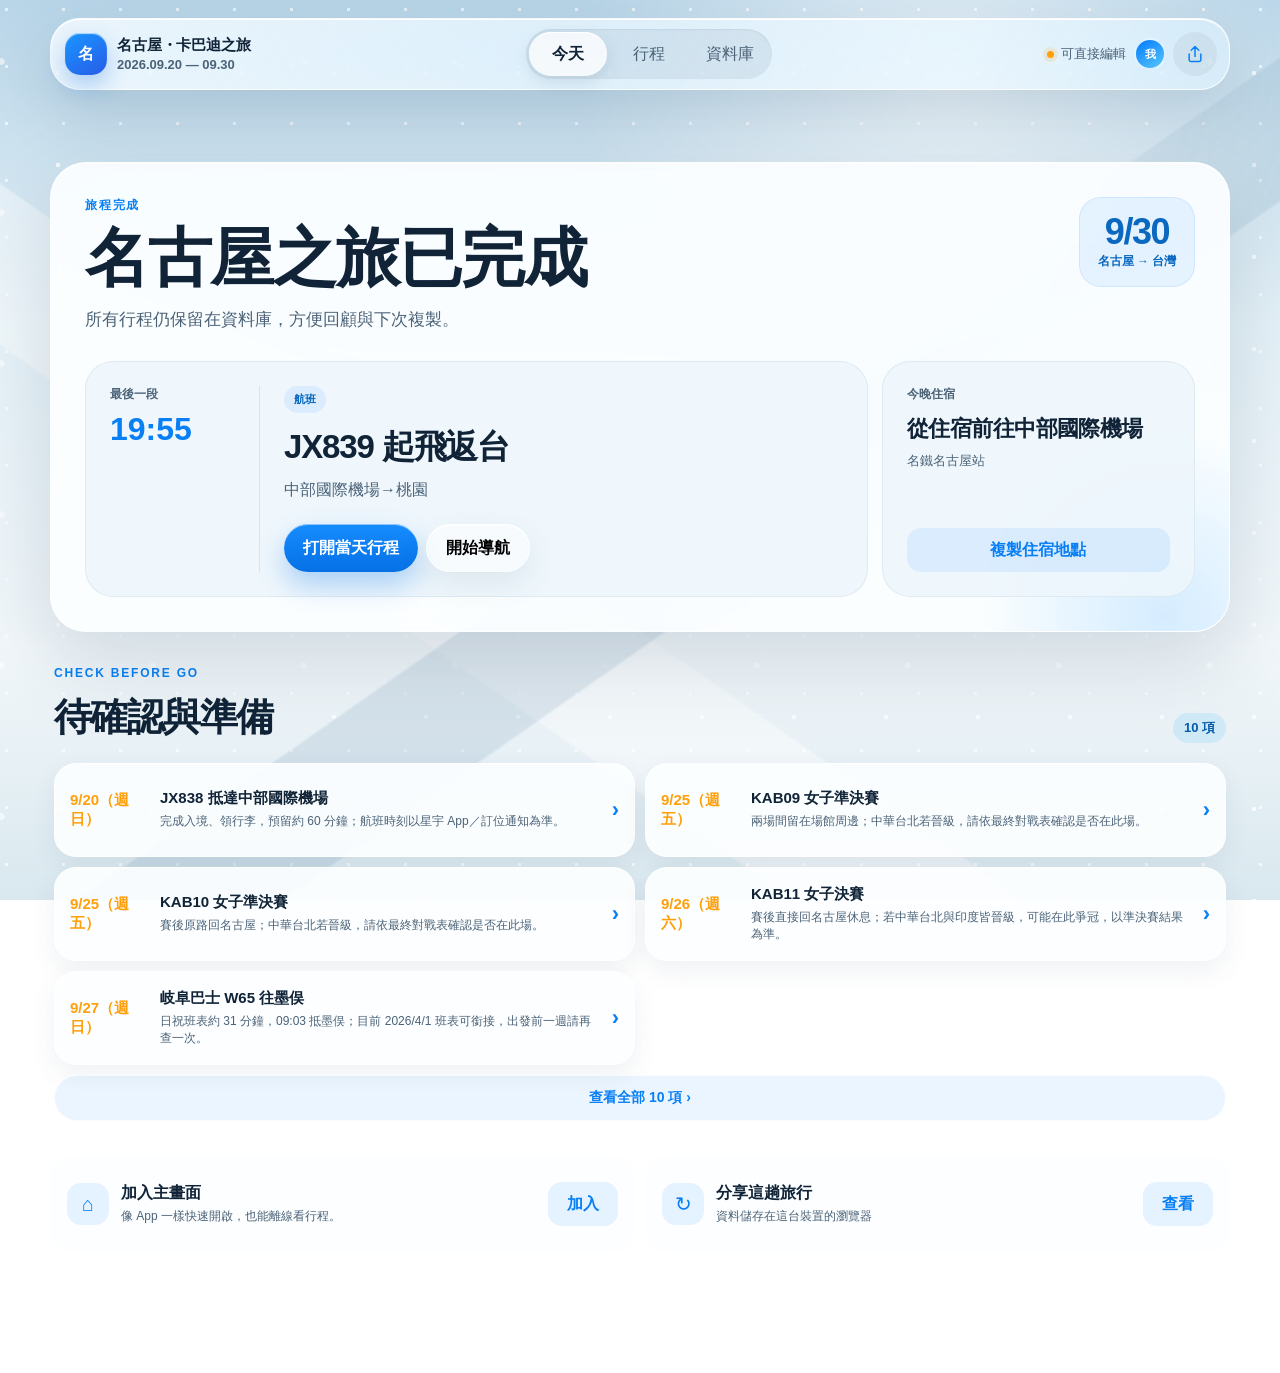
<file: nagoya-2026/index.html>
<!doctype html>
<html lang="zh-Hant">
<head>
  <meta charset="utf-8">
  <meta name="viewport" content="width=device-width,initial-scale=1,viewport-fit=cover">
  <meta name="theme-color" content="#f4f0fb" media="(prefers-color-scheme: light)">
  <meta name="theme-color" content="#07111d" media="(prefers-color-scheme: dark)">
  <meta name="apple-mobile-web-app-capable" content="yes">
  <meta name="apple-mobile-web-app-status-bar-style" content="default">
  <meta name="apple-mobile-web-app-title" content="名古屋卡巴迪">
  <meta name="mobile-web-app-capable" content="yes">
  <meta name="description" content="2026 名古屋亞運女子卡巴迪之旅：每日行程、比賽與旅遊資料庫">
  <meta property="og:type" content="website">
  <meta property="og:title" content="名古屋・卡巴迪之旅｜2026">
  <meta property="og:description" content="從名古屋看女子卡巴迪，順遊犬山、伊勢與岡崎的十一天旅行。">
  <meta property="og:image" content="https://k903034108.github.io/nagoya-2026/itinerary-2026-2027.png">
  <meta name="twitter:card" content="summary_large_image">
  <meta name="twitter:title" content="名古屋・卡巴迪之旅｜2026">
  <meta name="twitter:description" content="十一天名古屋卡巴迪行程與共同資料庫">
  <meta name="twitter:image" content="https://k903034108.github.io/nagoya-2026/itinerary-2026-2027.png">
  <title>名古屋・卡巴迪之旅 2026</title>
  <link rel="manifest" href="./manifest.webmanifest">
  <link rel="icon" type="image/png" sizes="192x192" href="./icons/icon-192.png">
  <link rel="apple-touch-icon" sizes="180x180" href="./icons/icon-180.png">
  <link rel="stylesheet" href="./styles.css">
  <link rel="stylesheet" href="./enhancements.css">
</head>
<body>
  <main class="app-shell">
    <header class="glass-bar" aria-label="網站標題列">
      <button class="brand" id="brandButton" type="button" aria-label="回到行程首頁">
        <span class="brand-mark" aria-hidden="true">名</span>
        <span><strong>名古屋・卡巴迪之旅</strong><small>2026.09.20 — 09.30</small></span>
      </button>

      <nav class="desktop-tabs" aria-label="主要功能" role="tablist">
        <button class="active" id="tabToday" type="button" role="tab" aria-selected="true" aria-controls="todayView" data-tab="today">今天</button>
        <button id="tabItinerary" type="button" role="tab" aria-selected="false" aria-controls="itineraryView" data-tab="itinerary" tabindex="-1">行程</button>
        <button id="tabLibrary" type="button" role="tab" aria-selected="false" aria-controls="libraryView" data-tab="library" tabindex="-1">資料庫</button>
      </nav>

      <div class="collaborators">
        <span class="sync-dot local" id="syncDot" aria-hidden="true"></span>
        <span id="syncLabel" aria-live="polite">可直接編輯</span>
        <div class="avatar-stack" aria-label="編輯者">
          <span class="avatar avatar-a" id="currentAvatar">我</span>
        </div>
        <button class="icon-button" id="shareButton" type="button" aria-label="分享頁面">
          <svg viewBox="0 0 24 24" aria-hidden="true"><path d="M12 3v12M7.5 7.5 12 3l4.5 4.5M5 12v7a2 2 0 0 0 2 2h10a2 2 0 0 0 2-2v-7"/></svg>
        </button>
      </div>
    </header>

    <div class="page-wrap">
      <section id="todayView" class="view active" role="tabpanel" aria-labelledby="tabToday">
        <div class="today-page">
          <section class="today-command panel" aria-labelledby="todayHeadline">
            <div class="today-command-top">
              <div>
                <p class="eyebrow" id="todayPhase" data-phase="pretrip">BEFORE THE TRIP</p>
                <h1 id="todayHeadline">準備一起出發</h1>
                <p id="todaySummary">正在整理下一個重要行程。</p>
              </div>
              <div class="today-date-badge"><strong id="todayDate">9/20</strong><span id="todayCity">名古屋</span></div>
            </div>
            <div class="today-command-grid">
              <article class="next-action-card" id="nextActionCard">
                <div class="next-action-time"><span id="nextActionKicker">下一個行程</span><strong id="nextActionTime">時間未定</strong></div>
                <div class="next-action-main">
                  <span class="next-kind" id="nextActionKind">行程</span>
                  <h2 id="nextActionTitle">載入中…</h2>
                  <p id="nextActionLocation"></p>
                  <div class="today-actions">
                    <button class="primary-button" id="todayPrimary" type="button">打開當天行程</button>
                    <button class="secondary-button" id="todayNavigate" type="button" hidden>開始導航</button>
                  </div>
                </div>
              </article>
              <aside class="today-stay-card">
                <span>今晚住宿</span>
                <strong id="todayStay">住宿未定</strong>
                <p id="todayStayCity">請在行程裡補上住宿資訊</p>
                <button type="button" id="todayStayCopy">複製住宿地點</button>
              </aside>
            </div>
          </section>
          <section class="today-attention" aria-labelledby="attentionTitle">
            <div class="section-heading">
              <div><p class="eyebrow">CHECK BEFORE GO</p><h2 id="attentionTitle">待確認與準備</h2></div>
              <span class="status-chip" id="pendingCount">0 項</span>
            </div>
            <div class="attention-list" id="attentionList"></div>
          </section>
          <section class="travel-tool-grid" aria-label="旅行工具">
            <article><span aria-hidden="true">⌂</span><div><strong>加入主畫面</strong><p>像 App 一樣快速開啟，也能離線看行程。</p></div><button type="button" id="installButton">加入</button></article>
            <article><span aria-hidden="true">↻</span><div><strong>分享這趟旅行</strong><p id="lastSyncText">資料儲存在這台裝置的瀏覽器</p></div><button type="button" id="todayShareButton">查看</button></article>
          </section>
        </div>
      </section>

      <section id="itineraryView" class="view" role="tabpanel" aria-labelledby="tabItinerary" hidden>
        <div class="hero-copy">
          <p class="eyebrow">11 DAYS · 10 NIGHTS · AUTUMN 2026</p>
          <h1 id="tripTitle">名古屋見證，<br>女子卡巴迪。</h1>
          <p>以 Central Nagoya Stays 為基地，9/22–9/26 到東海市民體育館為中華台北女子隊加油；其餘時段走犬山、清洲、西尾、墨俣、大垣、長久手、岡崎與伊勢神宮。</p>
          <div class="hero-actions">
            <a class="primary-button" href="#dailyTitle">打開每日行程</a>
            <button class="secondary-button" type="button" data-action="add-itinerary">＋ 自己加一筆</button>
          </div>
        </div>

        <section class="panel trip-dashboard" aria-labelledby="overviewTitle">
          <div class="section-heading">
            <div><p class="eyebrow">TRIP AT A GLANCE</p><h2 id="overviewTitle">這趟卡巴迪之旅的路線</h2></div>
            <span class="status-chip" id="tripFreshness">行程持續更新中</span>
          </div>
          <figure class="snow-route-map" aria-labelledby="routeMapTitle">
            <figcaption>
              <span><small>每晚落腳城市</small><strong id="routeMapTitle">日期 × 城市一覽</strong></span>
              <em>方塊寬度代表停留天數</em>
            </figcaption>
            <div class="route-map-scroll" tabindex="0" aria-label="住宿城市路線圖，可使用左右方向鍵瀏覽">
              <div class="route-map-track" id="routeMapTrack" role="list" aria-label="9月20日至9月30日每晚停留城市"></div>
            </div>
            <p class="route-map-note"><span aria-hidden="true">●</span> 依當晚住宿城市整理；全程都在 Central Nagoya Stays，出門看比賽或景點皆為當日往返。手機可左右滑動。</p>
          </figure>
          <div class="trip-stats" id="tripStats">
            <div><strong id="tripDayCount">11</strong><span>旅行天數</span></div>
            <div><strong id="confirmedCount">0</strong><span>已確認時段</span></div>
            <div><strong id="cityCount">0</strong><span>主要停留地</span></div>
            <div><strong id="pendingStatCount">0</strong><span>待確認事項</span></div>
          </div>
          <p class="image-caption">賽程以官方最新公告為準；巴士與轉乘時刻表已在每日行程中標示「待確認」。</p>
        </section>

        <section class="panel schedule-reference" aria-labelledby="scheduleReferenceTitle">
          <div class="section-heading">
            <div><p class="eyebrow">KABADDI REFERENCE</p><h2 id="scheduleReferenceTitle">女子卡巴迪賽程參考</h2></div>
            <span class="status-chip">賽序可能因轉播調整</span>
          </div>
          <p>中華台北女子隊在 B 組，將對上斯里蘭卡、尼泊爾與泰國；9/25 兩場女子準決賽與 9/26 13:00 女子決賽都已保留。若中華台北與印度皆晉級，決賽可能是中華台北對印度。</p>
          <div class="hero-actions"><a class="secondary-button" href="./kabaddi-schedule.html">查看完整賽程表與原始圖片</a></div>
        </section>

        <section class="day-section" aria-labelledby="dailyTitle">
          <div class="section-heading">
            <div><p class="eyebrow">DAY BY DAY</p><h2 id="dailyTitle">每天要去哪裡</h2></div>
            <div class="day-heading-actions">
              <span class="section-note">點一天，查看時段、票價與導航</span>
              <button class="add-button" type="button" data-action="add-itinerary"><span>＋</span> 新增行程</button>
            </div>
          </div>
          <div class="day-grid" id="dayGrid"></div>
        </section>
      </section>

      <section id="libraryView" class="view resource-page" role="tabpanel" aria-labelledby="tabLibrary" hidden>
        <div class="section-heading library-heading">
          <div>
            <p class="eyebrow">SHARED LIBRARY</p>
            <h1 id="libraryTitle">大家的旅行資料庫</h1>
            <p id="resourceCount">0 筆共同收藏</p>
          </div>
          <button class="add-button" type="button" data-action="add"><span>＋</span> 新增連結</button>
        </div>
        <div class="mode-banner local" id="modeBanner">
          <span class="banner-icon">✎</span>
          <div><strong>任何人都可以直接編輯</strong><p>不需登入；新增或修改的內容會儲存在你目前使用的瀏覽器。</p></div>
        </div>
        <label class="search-field" for="librarySearch">
          <svg viewBox="0 0 24 24" aria-hidden="true"><circle cx="11" cy="11" r="7"/><path d="m20 20-4-4"/></svg>
          <input id="librarySearch" type="search" placeholder="搜尋全部行程、住宿、地點、連結或備註" autocomplete="off">
          <button class="clear-search" type="button" aria-label="清除搜尋" hidden>×</button>
        </label>
        <section class="itinerary-search-section" id="itinerarySearchSection" aria-labelledby="itinerarySearchTitle" hidden>
          <div class="search-group-heading"><h2 id="itinerarySearchTitle">行程與住宿</h2><span id="itinerarySearchCount"></span></div>
          <div class="itinerary-search-results" id="itinerarySearchResults"></div>
        </section>
        <div class="category-row" id="categoryRow" aria-label="資料分類"></div>
        <div class="search-group-heading" id="resourceSearchHeading" hidden><h2>收藏連結</h2><span id="resourceSearchCount"></span></div>
        <div class="resource-grid" id="resourceGrid"></div>
        <div class="empty-state" id="emptyState" hidden>
          <span>⌕</span><h2>還沒有符合的資料</h2><p>換個關鍵字，或把你剛看到的好連結加進來。</p>
          <button class="primary-button" type="button" data-action="add">新增第一筆</button>
        </div>
      </section>
    </div>

    <button class="floating-add" type="button" data-action="add" aria-label="新增連結" hidden>＋</button>

    <nav class="mobile-tabs" aria-label="主要功能" role="tablist">
      <button class="active" type="button" role="tab" aria-selected="true" aria-controls="todayView" data-tab="today"><span>今</span>今天</button>
      <button type="button" role="tab" aria-selected="false" aria-controls="itineraryView" data-tab="itinerary" tabindex="-1"><span>日</span>行程</button>
      <button type="button" role="tab" aria-selected="false" aria-controls="libraryView" data-tab="library" tabindex="-1"><span>庫</span>資料庫</button>
    </nav>
  </main>

  <dialog class="day-modal" id="dayDialog" aria-labelledby="dayDialogTitle">
    <article class="day-modal-shell">
      <header class="day-modal-header">
        <div>
          <p class="eyebrow" id="dayDialogDate">DAY PLAN</p>
          <div class="day-modal-title-row">
            <h2 id="dayDialogTitle">當天行程</h2>
            <button class="icon-edit-button" type="button" id="dayDialogTitleEdit" data-route-edit="" aria-label="編輯這天的標題與路線"><svg viewBox="0 0 24 24" width="17" height="17" aria-hidden="true" focusable="false"><path fill="currentColor" d="M3 17.25V21h3.75L17.81 9.94l-3.75-3.75L3 17.25Zm17.71-9.79a1 1 0 0 0 0-1.41l-2.34-2.34a1 1 0 0 0-1.41 0l-1.83 1.83 3.75 3.75 1.83-1.83Z"/></svg></button>
          </div>
          <p id="dayDialogCity"></p>
        </div>
        <button class="dialog-close" type="button" data-close-dialog="dayDialog" aria-label="關閉當天行程">×</button>
      </header>
      <nav class="day-switcher" aria-label="切換日期">
        <button id="previousDayButton" type="button" aria-label="查看前一天">‹ <span>前一天</span></button>
        <div class="day-date-strip" id="dayDateStrip" aria-label="旅行日期"></div>
        <button id="nextDayButton" type="button" aria-label="查看下一天"><span>下一天</span> ›</button>
      </nav>
      <div class="day-modal-content">
        <section aria-labelledby="agendaHeading">
          <div class="agenda-section-heading">
            <div><p class="eyebrow">TIME TABLE</p><h3 id="agendaHeading">當天全部安排</h3></div>
            <button class="agenda-add-button" type="button" data-action="add-itinerary"><span>＋</span> 新增一筆</button>
          </div>
          <p class="agenda-edit-hint">每一筆都可以直接編輯；新增與預排行程會依時間排在同一份清單。</p>
          <div class="day-plan-list" id="dayPlanList"></div>
        </section>
      </div>
    </article>
  </dialog>

  <dialog class="sheet" id="itineraryEditorDialog" aria-labelledby="itineraryEditorTitle">
    <form method="dialog" class="sheet-shell" id="itineraryForm">
      <div class="sheet-grabber" aria-hidden="true"></div>
      <header class="sheet-header">
        <button type="button" data-close-dialog="itineraryEditorDialog">取消</button>
        <h2 id="itineraryEditorTitle">新增行程</h2>
        <button class="sheet-save" type="submit">儲存</button>
      </header>
      <div class="editor-form">
        <label><span>安排日期</span><select id="itineraryDate" name="date" required></select></label>
        <label><span>行程名稱</span><input id="itineraryTitle" name="title" required maxlength="120" placeholder="例如：前往熱田神宮"></label>
        <div class="form-grid itinerary-form-grid time-form-grid">
          <label><span>開始時間（選填）</span><input id="itineraryStartTime" name="startTime" type="time"></label>
          <label><span>結束時間（選填）</span><input id="itineraryEndTime" name="endTime" type="time"></label>
        </div>
        <div class="form-grid itinerary-form-grid">
          <label><span>彈性時段／顯示文字</span><input id="itineraryTimeLabel" name="timeLabel" type="text" maxlength="40" placeholder="例如：傍晚、抵達後、時間未定"></label>
          <label><span>類型</span><input id="itineraryKind" name="kind" maxlength="40" placeholder="例如：交通、住宿、景點"></label>
        </div>
        <div class="form-grid itinerary-form-grid">
          <label><span>地點</span><input id="itineraryLocation" name="location" autocomplete="street-address" maxlength="120" placeholder="車站、餐廳或景點"></label>
          <label><span>確認狀態</span><select id="itineraryStatus" name="status"><option value="current">目前安排</option><option value="confirmed">已確認</option><option value="pending">待再確認</option></select></label>
        </div>
        <label><span>今晚住宿城市（會更新路線圖）</span><input id="itineraryOvernightCity" name="overnightCity" maxlength="40" placeholder="只有住宿行程需要填，例如：名古屋"></label>
        <div class="form-grid itinerary-form-grid">
          <label><span>票價／預算（選填）</span><input id="itineraryPrice" name="price" maxlength="80" placeholder="例如：¥1,500／人"></label>
          <label><span>官網（選填）</span><input id="itineraryOfficialUrl" name="officialUrl" type="url" inputmode="url" placeholder="https://…"></label>
        </div>
        <label><span>票價／預約連結（選填）</span><input id="itineraryTicketUrl" name="ticketUrl" type="url" inputmode="url" placeholder="https://…"></label>
        <label><span>注意事項</span><textarea id="itineraryNotes" name="notes" maxlength="2000" rows="5" placeholder="票券、集合方式、交通備案或其他提醒…"></textarea></label>
        <details class="revision-history" id="itineraryHistory" hidden><summary>查看最近變更</summary><ol id="itineraryHistoryList"></ol></details>
        <p class="form-sync-note" id="itinerarySyncNote">任何人可直接編輯；變更只會儲存在此瀏覽器。</p>
        <div class="editor-secondary-actions">
          <button id="duplicateItineraryButton" type="button" hidden>複製到另一筆</button>
          <button id="restoreItineraryButton" type="button" hidden>還原原始安排</button>
        </div>
        <button class="delete-button" id="deleteItineraryButton" type="button" hidden>取消這筆行程</button>
      </div>
    </form>
  </dialog>

  <dialog class="sheet" id="dayMetaDialog" aria-labelledby="dayMetaTitle">
    <form method="dialog" class="sheet-shell" id="dayMetaForm">
      <div class="sheet-grabber" aria-hidden="true"></div>
      <header class="sheet-header">
        <button type="button" data-close-dialog="dayMetaDialog">取消</button>
        <h2 id="dayMetaTitle">編輯這天</h2>
        <button class="sheet-save" type="submit">儲存</button>
      </header>
      <div class="editor-form">
        <p class="day-meta-date" id="dayMetaDate"></p>
        <label><span>白天去向</span><input id="dayMetaDaytime" name="daytime" maxlength="60"></label>
        <label><span>晚上住宿城市</span><input id="dayMetaNight" name="night" maxlength="40"></label>
        <label><span>當天標題</span><input id="dayMetaDayTitle" name="dayTitle" maxlength="80"></label>
        <p class="form-sync-note">留白會恢復成灰色提示裡的預設內容。</p>
        <button class="delete-button" id="dayMetaResetButton" type="button" hidden>全部恢復預設</button>
      </div>
    </form>
  </dialog>

  <dialog class="sheet" id="editorDialog" aria-labelledby="editorTitle">
    <form method="dialog" class="sheet-shell" id="resourceForm">
      <div class="sheet-grabber" aria-hidden="true"></div>
      <header class="sheet-header">
        <button type="button" data-close-dialog="editorDialog">取消</button>
        <h2 id="editorTitle">加入旅行資訊</h2>
        <button class="sheet-save" type="submit">儲存</button>
      </header>
      <div class="editor-form">
        <label><span>連結</span><input id="resourceUrl" name="url" type="url" inputmode="url" required placeholder="https://…"></label>
        <label><span>標題</span><input id="resourceTitle" name="title" required maxlength="120" placeholder="例如：東海市民體育館交通"></label>
        <div class="form-grid">
          <label><span>分類</span><select id="resourceCategory" name="category"></select></label>
          <label><span>城市／地區</span><input name="location" maxlength="80" placeholder="名古屋、東海市…"></label>
        </div>
        <fieldset class="status-control"><legend>進度</legend><div>
          <label><input type="radio" name="status" value="idea" checked><span>想去</span></label>
          <label><input type="radio" name="status" value="shortlist"><span>候選</span></label>
          <label><input type="radio" name="status" value="booked"><span>已預訂</span></label>
        </div></fieldset>
        <label><span>共同備註</span><textarea name="note" maxlength="1200" rows="4" placeholder="價格、注意事項、誰比較喜歡…"></textarea></label>
        <label class="pin-row"><span><b>⌖</b><span><strong>置頂這筆資料</strong><small>會排在資料庫最前面</small></span></span><input name="pinned" type="checkbox"></label>
        <button class="delete-button" id="deleteButton" type="button" hidden>刪除這筆資料</button>
      </div>
    </form>
  </dialog>

  <dialog class="sheet compact-sheet" id="shareDialog" aria-labelledby="shareTitle">
    <div class="sheet-shell">
      <div class="sheet-grabber" aria-hidden="true"></div>
      <header class="sheet-header"><button type="button" data-close-dialog="shareDialog">完成</button><h2 id="shareTitle">分享頁面</h2><span></span></header>
      <div class="share-content">
        <div class="share-visual"><span class="avatar avatar-a">我</span></div>
        <h3 id="shareHeading">分享這趟旅行</h3>
        <p id="shareDescription">把網址傳給旅伴，對方打開就能直接編輯。</p>
        <div class="share-url"><input id="shareUrl" readonly aria-label="網站網址"><button id="copyShareUrl" type="button">複製</button></div>
      </div>
    </div>
  </dialog>

  <div class="toast" id="toast" role="status" popover="manual" hidden><span>✓</span><b id="toastText"></b><button id="toastAction" type="button" hidden>復原</button></div>
  <script type="module" src="./app-v2.js"></script>
</body>
</html>
</file>
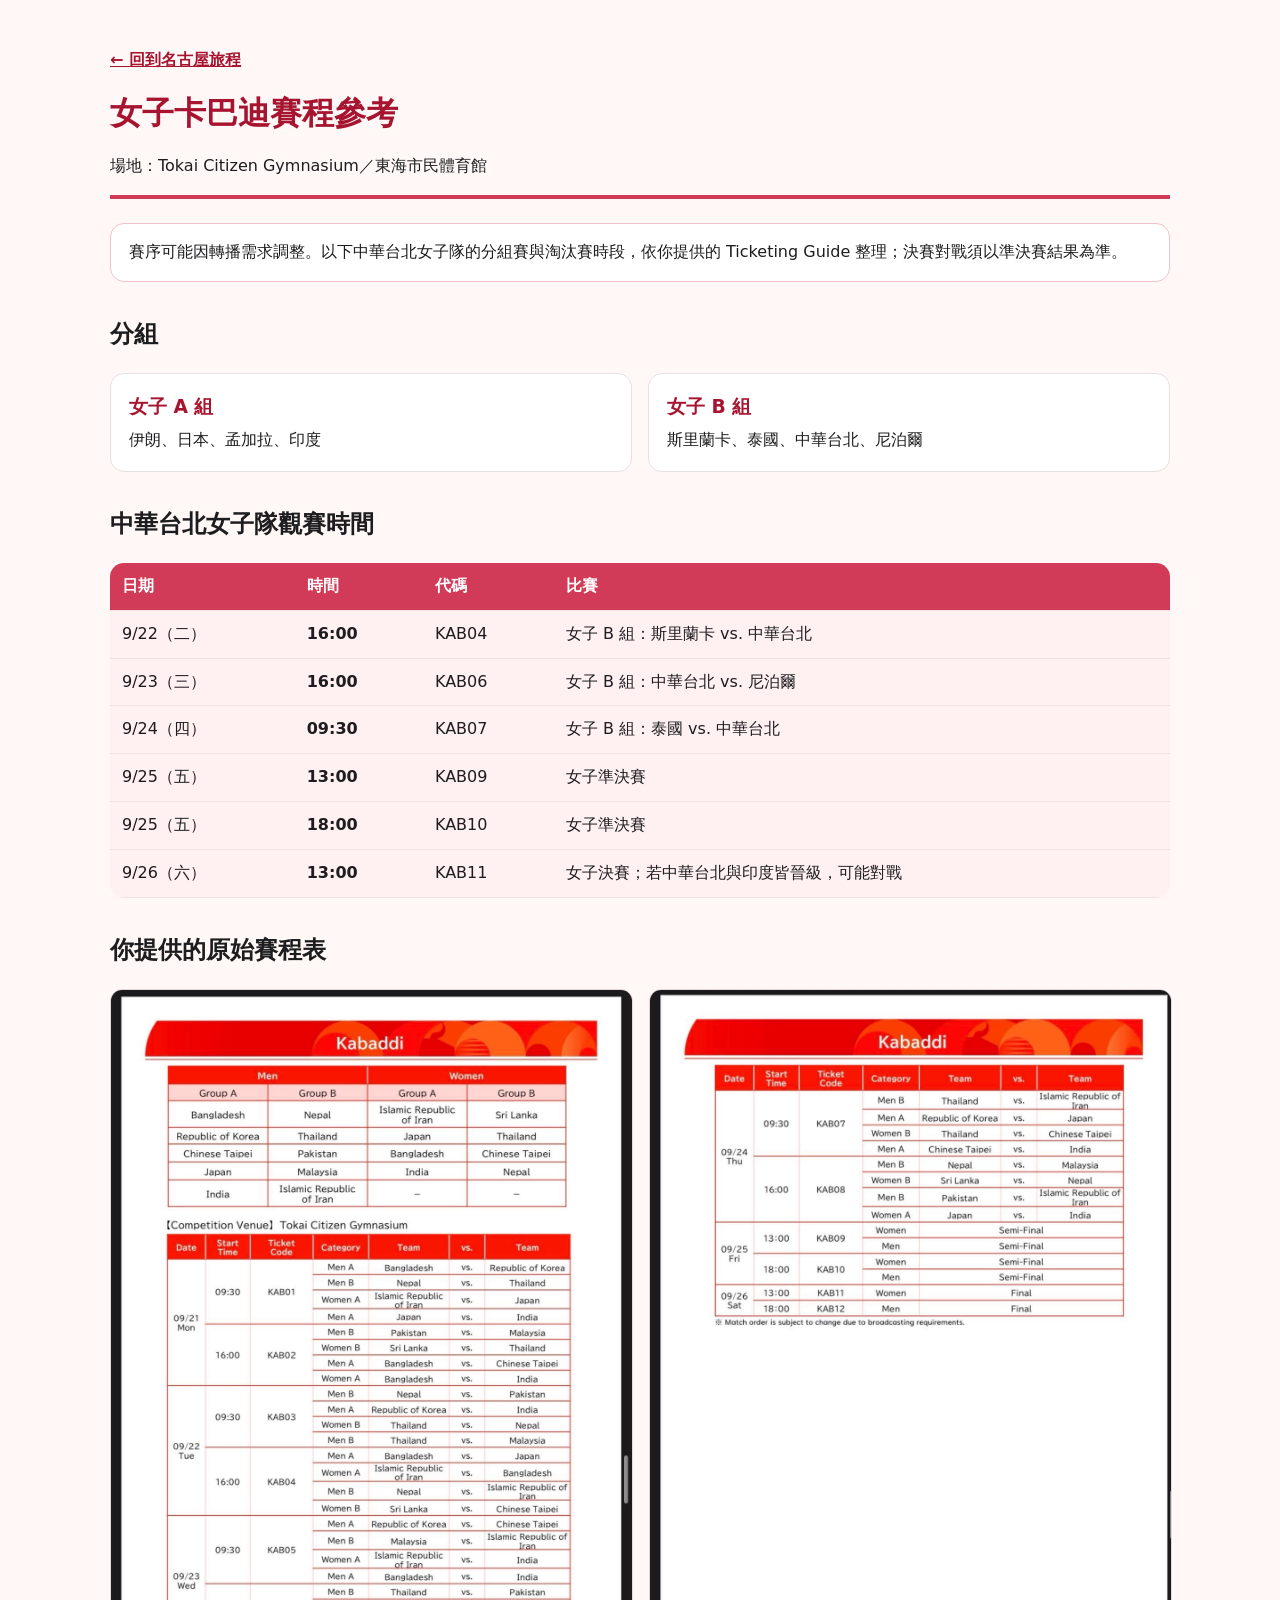
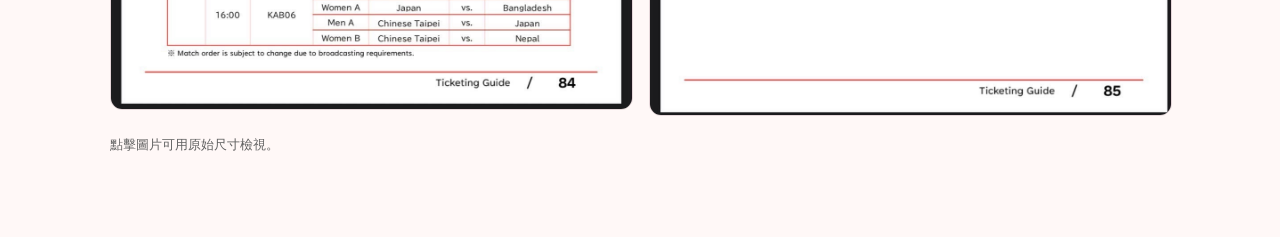
<file: nagoya-2026/kabaddi-schedule.html>
<!doctype html>
<html lang="zh-Hant">
<head>
  <meta charset="utf-8"><meta name="viewport" content="width=device-width,initial-scale=1">
  <title>女子卡巴迪賽程參考｜名古屋 2026</title>
  <style>
    :root{font-family:system-ui,-apple-system,"Segoe UI",sans-serif;color:#1d1d1f;background:#fff8f7}body{margin:0;line-height:1.55}.wrap{max-width:1060px;margin:auto;padding:32px 20px 64px}a{color:#a71430;font-weight:700}header{border-bottom:4px solid #d23b57;margin-bottom:24px}h1{margin:0 0 8px;color:#a71430}h2{margin-top:34px}.note{padding:16px 18px;background:#fff;border:1px solid #f0c3cc;border-radius:14px}.grid{display:grid;grid-template-columns:repeat(auto-fit,minmax(260px,1fr));gap:16px}.card{background:#fff;border:1px solid #eadfe1;border-radius:14px;padding:18px}.card h3{margin:0 0 7px;color:#a71430}table{width:100%;border-collapse:collapse;background:#fff;border-radius:14px;overflow:hidden}th,td{padding:11px 12px;text-align:left;border-bottom:1px solid #f0e1e4}th{background:#d23b57;color:#fff}.time{font-variant-numeric:tabular-nums;font-weight:800;white-space:nowrap}.highlight{background:#fff0f2}.images{display:grid;grid-template-columns:repeat(auto-fit,minmax(280px,1fr));gap:18px}.images img{width:100%;display:block;border-radius:12px;border:1px solid #e5d6d9}small{color:#616161}
  </style>
</head>
<body><main class="wrap">
  <header><p><a href="./index.html">← 回到名古屋旅程</a></p><h1>女子卡巴迪賽程參考</h1><p>場地：Tokai Citizen Gymnasium／東海市民體育館</p></header>
  <div class="note">賽序可能因轉播需求調整。以下中華台北女子隊的分組賽與淘汰賽時段，依你提供的 Ticketing Guide 整理；決賽對戰須以準決賽結果為準。</div>
  <h2>分組</h2><div class="grid"><section class="card"><h3>女子 A 組</h3>伊朗、日本、孟加拉、印度</section><section class="card"><h3>女子 B 組</h3>斯里蘭卡、泰國、中華台北、尼泊爾</section></div>
  <h2>中華台北女子隊觀賽時間</h2><table><thead><tr><th>日期</th><th>時間</th><th>代碼</th><th>比賽</th></tr></thead><tbody>
  <tr class="highlight"><td>9/22（二）</td><td class="time">16:00</td><td>KAB04</td><td>女子 B 組：斯里蘭卡 vs. 中華台北</td></tr>
  <tr class="highlight"><td>9/23（三）</td><td class="time">16:00</td><td>KAB06</td><td>女子 B 組：中華台北 vs. 尼泊爾</td></tr>
  <tr class="highlight"><td>9/24（四）</td><td class="time">09:30</td><td>KAB07</td><td>女子 B 組：泰國 vs. 中華台北</td></tr>
  <tr class="highlight"><td>9/25（五）</td><td class="time">13:00</td><td>KAB09</td><td>女子準決賽</td></tr>
  <tr class="highlight"><td>9/25（五）</td><td class="time">18:00</td><td>KAB10</td><td>女子準決賽</td></tr>
  <tr class="highlight"><td>9/26（六）</td><td class="time">13:00</td><td>KAB11</td><td>女子決賽；若中華台北與印度皆晉級，可能對戰</td></tr>
  </tbody></table>
  <h2>你提供的原始賽程表</h2><div class="images"><a href="./kabaddi-schedule-page-84.jpg" target="_blank"><img src="./kabaddi-schedule-page-84.jpg" alt="Kabaddi 賽程表第 84 頁：分組與 9 月 21 至 23 日賽程"></a><a href="./kabaddi-schedule-page-85.jpg" target="_blank"><img src="./kabaddi-schedule-page-85.jpg" alt="Kabaddi 賽程表第 85 頁：9 月 24 至 26 日賽程"></a></div><p><small>點擊圖片可用原始尺寸檢視。</small></p>
</main></body></html>
</file>
<file: nagoya-2026/styles.css>
:root {
  color-scheme: light dark;
  --canvas: #f4f7fb;
  --surface: rgba(255,255,255,.94);
  --solid: #fff;
  --glass: rgba(255,255,255,.72);
  --label: #111827;
  --secondary: #5f6878;
  --tertiary: #8d96a6;
  --line: rgba(17,24,39,.09);
  --blue: #007aff;
  --green: #34c759;
  --orange: #ff9f0a;
  --red: #ff3b30;
  --shadow: 0 22px 60px rgba(55,74,105,.13),0 2px 10px rgba(55,74,105,.06);
}

* { box-sizing: border-box; }
[hidden] { display: none !important; }
html { scroll-behavior: smooth; }
body {
  margin: 0;
  color: var(--label);
  background:
    radial-gradient(circle at 12% -8%,rgba(100,210,255,.20),transparent 32rem),
    radial-gradient(circle at 88% 10%,rgba(90,130,246,.12),transparent 28rem),
    var(--canvas);
  font-family: -apple-system,BlinkMacSystemFont,"SF Pro Display","SF Pro Text","Segoe UI","Noto Sans TC",sans-serif;
  -webkit-font-smoothing: antialiased;
}
button,input,select,textarea { font: inherit; }
button,a { -webkit-tap-highlight-color: transparent; }
a { color: inherit; text-decoration: none; }
svg { fill: none; stroke: currentColor; stroke-width: 1.8; stroke-linecap: round; stroke-linejoin: round; }

.app-shell { min-height: 100vh; padding: calc(18px + env(safe-area-inset-top)) 18px 120px; }
.page-wrap { max-width: 1180px; margin: 0 auto; }
.view:not(.active) { display: none; }

.glass-bar {
  position: sticky; z-index: 50; top: calc(12px + env(safe-area-inset-top));
  max-width: 1180px; min-height: 66px; margin: 0 auto; padding: 10px 12px 10px 14px;
  display: flex; align-items: center; justify-content: space-between; gap: 16px;
  border: 1px solid rgba(255,255,255,.72); border-radius: 24px; background: var(--glass);
  box-shadow: 0 14px 38px rgba(66,81,108,.12),inset 0 1px 0 rgba(255,255,255,.72);
  backdrop-filter: blur(22px) saturate(160%); -webkit-backdrop-filter: blur(22px) saturate(160%);
}
.brand { min-height: 44px; padding: 0; display: flex; align-items: center; gap: 10px; border: 0; color: inherit; text-align: left; background: transparent; cursor: pointer; }
.brand-mark { width: 42px; height: 42px; display: grid; place-items: center; border-radius: 14px; color: white; background: linear-gradient(145deg,#1e8fff,#5a67e8); box-shadow: inset 0 1px 1px rgba(255,255,255,.45),0 7px 16px rgba(0,122,255,.24); font-weight: 800; }
.brand strong,.brand small { display: block; }
.brand strong { font-size: 15px; letter-spacing: -.01em; }
.brand small { margin-top: 2px; color: var(--secondary); font-size: 11px; }
.desktop-tabs { padding: 3px; display: flex; gap: 3px; border-radius: 999px; background: rgba(118,118,128,.10); }
.desktop-tabs button { min-width: 78px; min-height: 38px; padding: 0 14px; border: 0; border-radius: 999px; color: var(--secondary); background: transparent; cursor: pointer; }
.desktop-tabs button.active { color: var(--label); background: var(--solid); box-shadow: 0 2px 8px rgba(45,55,74,.09); font-weight: 650; }
.collaborators { display: flex; align-items: center; gap: 7px; color: var(--secondary); font-size: 13px; }
.sync-dot { width: 7px; height: 7px; border-radius: 50%; background: var(--green); box-shadow: 0 0 0 4px rgba(52,199,89,.12); }
.sync-dot.local { background: var(--orange); box-shadow: 0 0 0 4px rgba(255,159,10,.14); }
.sync-dot.saving { background: var(--orange); }
.sync-dot.error { background: var(--red); box-shadow: 0 0 0 4px rgba(255,59,48,.14); }
.avatar-stack { display: flex; padding-left: 4px; }
.avatar { width: 32px; height: 32px; margin-left: -3px; display: grid; place-items: center; border: 2px solid rgba(255,255,255,.85); border-radius: 50%; color: white; font-size: 11px; font-weight: 750; }
.avatar-a { background: linear-gradient(145deg,#007aff,#5ac8fa); }
.avatar-b { background: linear-gradient(145deg,#ff7a59,#ff3b7f); }
.icon-button { width: 44px; height: 44px; padding: 0; display: grid; place-items: center; border: 0; border-radius: 50%; color: var(--blue); background: rgba(118,118,128,.10); cursor: pointer; }
.icon-button svg { width: 20px; height: 20px; }

.hero-copy { padding: 92px 6px 54px; }
.eyebrow { margin: 0 0 12px; color: var(--blue); font-size: 12px; font-weight: 760; letter-spacing: .15em; }
.hero-copy h1 { max-width: 760px; margin: 0; font-size: clamp(52px,8vw,92px); line-height: .97; letter-spacing: -.065em; }
.hero-copy > p:not(.eyebrow) { max-width: 720px; margin: 28px 0 0; color: var(--secondary); font-size: clamp(17px,2vw,21px); line-height: 1.7; }
.hero-actions { margin-top: 30px; display: flex; flex-wrap: wrap; gap: 10px; }
.primary-button,.secondary-button,.add-button,.google-button {
  min-height: 48px; padding: 0 19px; display: inline-flex; align-items: center; justify-content: center; gap: 8px;
  border: 0; border-radius: 999px; cursor: pointer; font-weight: 680; transition: transform .2s ease,box-shadow .2s ease;
}
.primary-button,.add-button { color: white; background: var(--blue); box-shadow: 0 9px 20px rgba(0,122,255,.24); }
.secondary-button { border: 1px solid var(--line); background: rgba(255,255,255,.8); }
.primary-button:hover,.secondary-button:hover,.add-button:hover { transform: translateY(-2px); }
.primary-button:active,.secondary-button:active,.add-button:active { transform: scale(.98); }

.panel,.resource-page { padding: 28px; border: 1px solid rgba(255,255,255,.8); border-radius: 32px; background: var(--surface); box-shadow: var(--shadow); }
.section-heading { margin-bottom: 20px; display: flex; align-items: flex-end; justify-content: space-between; gap: 18px; }
.section-heading h2 { margin: 0; font-size: clamp(27px,4vw,38px); letter-spacing: -.04em; }
.status-chip,.stay-chip { min-height: 30px; padding: 0 11px; display: inline-flex; align-items: center; border-radius: 999px; color: #075bac; background: rgba(90,200,250,.18); font-size: 12px; font-weight: 700; white-space: nowrap; }
.image-frame { position: relative; width: 100%; display: block; overflow: hidden; border-radius: 22px; background: #dce8f3; cursor: zoom-in; box-shadow: inset 0 0 0 1px rgba(17,24,39,.06); }
.image-frame img { width: 100%; height: auto; display: block; }
.zoom-hint { position: absolute; right: 14px; bottom: 14px; min-height: 40px; padding: 0 13px; display: inline-flex; align-items: center; border-radius: 999px; color: white; background: rgba(20,24,32,.58); backdrop-filter: blur(12px); font-size: 12px; font-weight: 650; }
.image-caption { margin: 14px 4px 0; color: var(--tertiary); font-size: 12px; line-height: 1.65; }

.day-section { padding: 76px 0 0; }
.section-note { color: var(--tertiary); font-size: 13px; }
.day-heading-actions { display: flex; align-items: center; gap: 12px; }
.day-heading-actions .add-button { min-height: 44px; padding: 0 16px; }
.day-grid { display: grid; grid-template-columns: repeat(4,minmax(0,1fr)); gap: 10px; }
.day-button { --accent: var(--blue); position: relative; min-height: 126px; padding: 17px; overflow: hidden; border: 1px solid var(--line); border-radius: 22px; color: var(--label); text-align: left; background: var(--solid); box-shadow: 0 8px 24px rgba(58,72,95,.06); cursor: pointer; transition: transform .2s ease,box-shadow .2s ease,border-color .2s ease; }
.day-button::before { content: ""; position: absolute; left: 0; top: 18px; bottom: 18px; width: 4px; border-radius: 0 6px 6px 0; background: var(--accent); }
.day-button:hover { transform: translateY(-3px); border-color: color-mix(in srgb,var(--accent) 36%,var(--line)); box-shadow: 0 14px 32px rgba(58,72,95,.10); }
.day-button:active { transform: scale(.985); }
.day-button-top { display: flex; align-items: baseline; justify-content: space-between; gap: 8px; }
.day-button strong { font-size: 23px; letter-spacing: -.04em; }.day-button .weekday { color: var(--tertiary); font-size: 12px; }
.day-button .city-label { display: block; margin-top: 13px; }.day-button .day-title { margin: 4px 0 0; padding: 0 30px 28px 0; display: -webkit-box; overflow: hidden; font-size: 15px; font-weight: 700; line-height: 1.35; letter-spacing: -.015em; -webkit-line-clamp: 2; -webkit-box-orient: vertical; }
.day-button-count { position: absolute; right: 12px; bottom: 11px; min-width: 24px; height: 24px; padding: 0 7px; display: inline-grid; place-items: center; border-radius: 999px; color: var(--accent); background: color-mix(in srgb,var(--accent) 12%,var(--solid)); font-size: 11px; font-weight: 800; }
.tone-sendai { --accent: #ff9f0a; }.tone-north { --accent: #30b0c7; }.tone-west { --accent: #9b72cf; }.tone-snow { --accent: #007aff; }.tone-tokyo { --accent: #ff375f; }.tone-match { --accent: #ff3b30; }
.city-label { margin: 0 0 4px; color: var(--accent); font-size: 12px; font-weight: 760; }

dialog.day-modal { width: 100%; max-width: none; height: 100%; max-height: none; margin: 0; padding: 24px; border: 0; color: var(--label); background: transparent; overflow: hidden; }
dialog.day-modal[open] { display: grid; place-items: center; animation: fade-in .18s ease both; }
dialog.day-modal::backdrop { background: rgba(15,20,29,.38); backdrop-filter: blur(10px); }
.day-modal-shell { width: min(680px,100%); max-height: min(84dvh,780px); display: flex; flex-direction: column; overflow: hidden; border: 1px solid rgba(255,255,255,.62); border-radius: 30px; background: var(--solid); box-shadow: 0 30px 90px rgba(13,20,32,.32); animation: modal-pop .24s cubic-bezier(.2,.8,.2,1) both; }
.day-modal-header { position: sticky; z-index: 2; top: 0; padding: 22px 24px 18px; display: flex; align-items: flex-start; justify-content: space-between; gap: 18px; border-bottom: 1px solid var(--line); background: color-mix(in srgb,var(--solid) 90%,transparent); backdrop-filter: blur(18px); }
.day-modal-header h2 { margin: 0; font-size: 30px; letter-spacing: -.04em; }.day-modal-header > div > p:last-child { margin: 5px 0 0; color: var(--secondary); font-size: 14px; }
.dialog-close { width: 42px; height: 42px; flex: 0 0 auto; border: 0; border-radius: 50%; color: var(--secondary); background: rgba(118,118,128,.12); cursor: pointer; font-size: 25px; line-height: 1; }
.day-modal-content { padding: 22px 24px calc(28px + env(safe-area-inset-bottom)); display: grid; gap: 28px; overflow-y: auto; overscroll-behavior: contain; }
.agenda-section-heading { margin-bottom: 14px; display: flex; align-items: center; justify-content: space-between; gap: 16px; }
.agenda-section-heading h3 { margin: 1px 0 0; font-size: 20px; letter-spacing: -.025em; }
.agenda-add-button { min-height: 42px; padding: 0 13px; flex: 0 0 auto; border: 0; border-radius: 999px; color: var(--blue); background: rgba(0,122,255,.10); cursor: pointer; font-weight: 700; }
.day-plan-list { display: grid; gap: 12px; }
.plan-row { position: relative; padding: 2px 0 18px 42px; border-bottom: 1px solid var(--line); }.plan-row:last-child { padding-bottom: 2px; border-bottom: 0; }
.plan-row::before { content: ""; position: absolute; left: 10px; top: 10px; bottom: -13px; width: 2px; background: var(--line); }.plan-row:last-child::before { display: none; }
.plan-dot { position: absolute; left: 3px; top: 4px; width: 16px; height: 16px; border: 4px solid var(--solid); border-radius: 50%; background: var(--blue); box-shadow: 0 0 0 1px rgba(0,122,255,.22); }
.plan-row small { display: block; margin-bottom: 4px; color: var(--blue); font-weight: 700; }.plan-row h3 { margin: 0; font-size: 17px; }.plan-row p { margin: 6px 0 0; color: var(--secondary); font-size: 14px; line-height: 1.55; }
.day-agenda { display: grid; gap: 9px; }
.agenda-item { width: 100%; min-height: 82px; padding: 14px; display: grid; grid-template-columns: 64px 1fr 30px; align-items: start; gap: 10px; border: 1px solid var(--line); border-radius: 18px; color: var(--label); text-align: left; background: color-mix(in srgb,var(--canvas) 48%,var(--solid)); cursor: pointer; transition: transform .18s ease,border-color .18s ease,background .18s ease; }
.agenda-item:hover { border-color: rgba(0,122,255,.28); background: rgba(0,122,255,.055); }.agenda-item:active { transform: scale(.99); }
.agenda-time { padding-top: 2px; color: var(--blue); font-size: 14px; font-variant-numeric: tabular-nums; font-weight: 780; }.agenda-main { min-width: 0; }.agenda-main strong,.agenda-main span { display: block; }.agenda-main strong { overflow-wrap: anywhere; font-size: 16px; }.agenda-location { margin-top: 4px; color: var(--secondary); font-size: 13px; overflow-wrap: anywhere; }.agenda-note { margin-top: 8px; padding: 8px 10px; border-radius: 10px; color: #8b5700; background: rgba(255,159,10,.11); font-size: 12px; line-height: 1.5; overflow-wrap: anywhere; white-space: pre-wrap; }.agenda-more { color: var(--tertiary); font-size: 19px; text-align: center; }
.agenda-empty { min-height: 112px; padding: 20px; display: grid; place-items: center; align-content: center; gap: 8px; border: 1px dashed var(--line); border-radius: 18px; color: var(--secondary); text-align: center; }.agenda-empty span { font-size: 26px; }.agenda-empty p { margin: 0; font-size: 13px; }

.resource-page { min-height: 72vh; margin-top: 78px; }
.library-heading { align-items: center; }.library-heading h1 { margin: 0; font-size: clamp(34px,5vw,52px); letter-spacing: -.055em; }.library-heading > div > p:last-child { margin: 9px 0 0; color: var(--secondary); font-size: 14px; }
.mode-banner { min-height: 74px; margin: 4px 0 14px; padding: 12px 14px; display: grid; grid-template-columns: auto 1fr auto; align-items: center; gap: 12px; border: 1px solid rgba(255,159,10,.20); border-radius: 19px; background: rgba(255,159,10,.09); }
.mode-banner.cloud { border-color: rgba(52,199,89,.20); background: rgba(52,199,89,.09); }.banner-icon { width: 34px; height: 34px; display: grid; place-items: center; border-radius: 12px; color: #9a5b00; background: rgba(255,159,10,.18); font-weight: 800; }
.mode-banner strong,.mode-banner p { display: block; }.mode-banner p { margin: 3px 0 0; color: var(--secondary); font-size: 12px; }.mode-banner button { min-height: 40px; padding: 0 12px; border: 0; border-radius: 12px; color: #855000; background: rgba(255,159,10,.14); cursor: pointer; font-weight: 650; }
.search-field { min-height: 58px; margin: 12px 0 14px; padding: 0 15px; display: flex; align-items: center; gap: 10px; border: 1px solid var(--line); border-radius: 19px; background: var(--solid); }
.search-field > svg { width: 22px; height: 22px; flex: 0 0 auto; color: var(--tertiary); }.search-field input { width: 100%; min-width: 0; min-height: 54px; border: 0; outline: 0; color: var(--label); background: transparent; font-size: 17px; }.search-field input::placeholder { color: var(--tertiary); }
.clear-search { width: 34px; height: 34px; flex: 0 0 auto; border: 0; border-radius: 50%; color: var(--secondary); background: rgba(118,118,128,.12); cursor: pointer; font-size: 20px; }
.category-row { margin: 3px 0 22px; display: flex; gap: 8px; overflow-x: auto; scrollbar-width: none; }.category-row::-webkit-scrollbar { display: none; }.category-pill { min-height: 42px; padding: 0 14px; display: flex; align-items: center; gap: 7px; flex: 0 0 auto; border: 1px solid var(--line); border-radius: 999px; color: var(--secondary); background: transparent; cursor: pointer; }.category-pill i { width: 8px; height: 8px; border-radius: 50%; }.category-pill.active { color: var(--label); background: rgba(0,122,255,.09); border-color: rgba(0,122,255,.17); }
.resource-grid { display: grid; grid-template-columns: repeat(3,minmax(0,1fr)); gap: 12px; }
.resource-card { min-height: 258px; padding: 20px; display: flex; flex-direction: column; justify-content: space-between; border: 1px solid var(--line); border-radius: 22px; background: var(--solid); transition: transform .2s ease,box-shadow .2s ease; }.resource-card:hover { transform: translateY(-3px); box-shadow: 0 13px 28px rgba(58,72,95,.10); }
.resource-card-top,.resource-card footer { display: flex; align-items: center; justify-content: space-between; gap: 12px; }.resource-icon { width: 46px; height: 46px; display: grid; place-items: center; border-radius: 15px; font-size: 22px; }.card-actions { display: flex; align-items: center; gap: 6px; }.card-actions button { width: 38px; height: 38px; border: 0; border-radius: 50%; color: var(--secondary); background: rgba(118,118,128,.10); cursor: pointer; font-size: 20px; }.pinned-badge { min-height: 28px; padding: 0 9px; display: inline-flex; align-items: center; border-radius: 999px; color: #895400; background: rgba(255,159,10,.13); font-size: 11px; font-weight: 700; }
.resource-card-body { margin: 18px 0 22px; }.metadata-row { display: flex; align-items: center; gap: 5px; flex-wrap: wrap; color: var(--tertiary); font-size: 12px; }.resource-status { min-height: 24px; margin-left: auto; padding: 0 8px; display: inline-flex; align-items: center; border-radius: 999px; font-size: 11px; font-weight: 700; }.status-idea { color: #5c6472; background: rgba(142,142,147,.13); }.status-shortlist { color: #0067c4; background: rgba(0,122,255,.11); }.status-booked { color: #15813a; background: rgba(52,199,89,.12); }
.resource-card-body h2 { margin: 9px 0 0; font-size: 20px; line-height: 1.28; letter-spacing: -.025em; }.resource-card-body p { display: -webkit-box; margin: 9px 0 0; overflow: hidden; color: var(--secondary); font-size: 14px; line-height: 1.55; -webkit-line-clamp: 3; -webkit-box-orient: vertical; }
.resource-card footer { padding-top: 14px; border-top: 1px solid var(--line); }.resource-card footer div { min-width: 0; }.resource-card footer small,.resource-card footer span { display: block; max-width: 210px; overflow: hidden; text-overflow: ellipsis; white-space: nowrap; }.resource-card footer small { color: var(--secondary); font-weight: 650; }.resource-card footer span { margin-top: 4px; color: var(--tertiary); font-size: 11px; }.open-link { width: 42px; height: 42px; flex: 0 0 auto; display: grid; place-items: center; border-radius: 50%; color: var(--blue); background: rgba(0,122,255,.09); font-size: 20px; }
.empty-state { min-height: 340px; display: grid; place-items: center; align-content: center; text-align: center; }.empty-state > span { width: 70px; height: 70px; display: grid; place-items: center; border-radius: 23px; color: var(--blue); background: rgba(0,122,255,.09); font-size: 30px; }.empty-state h2 { margin: 18px 0 6px; font-size: 22px; }.empty-state p { margin: 0 0 20px; color: var(--secondary); }
.floating-add { position: fixed; z-index: 45; right: max(24px,calc((100vw - 1180px)/2 + 24px)); bottom: 28px; width: 58px; height: 58px; border: 0; border-radius: 50%; color: white; background: var(--blue); box-shadow: 0 14px 30px rgba(0,122,255,.32); cursor: pointer; font-size: 30px; }
.mobile-tabs { display: none; }

dialog.sheet { width: 100%; max-width: none; height: 100%; max-height: none; margin: 0; padding: 20px; border: 0; color: var(--label); background: transparent; overflow: hidden; }
dialog.sheet[open] { display: flex; align-items: flex-end; justify-content: center; animation: fade-in .18s ease both; }
dialog.sheet::backdrop { background: rgba(15,20,29,.34); backdrop-filter: blur(8px); }
.sheet-shell { width: min(660px,100%); max-height: min(88vh,850px); margin: 0; overflow: auto; border: 1px solid rgba(255,255,255,.6); border-radius: 30px; background: var(--solid); box-shadow: 0 30px 90px rgba(13,20,32,.30); animation: sheet-up .24s cubic-bezier(.2,.8,.2,1) both; }
.compact-sheet .sheet-shell { width: min(520px,100%); }.sheet-grabber { width: 38px; height: 5px; margin: 9px auto 3px; border-radius: 99px; background: rgba(128,128,128,.35); }.sheet-header { position: sticky; z-index: 2; top: 0; min-height: 62px; padding: 8px 18px; display: grid; grid-template-columns: 1fr auto 1fr; align-items: center; border-bottom: 1px solid var(--line); background: color-mix(in srgb,var(--solid) 90%,transparent); backdrop-filter: blur(18px); }.sheet-header h2 { margin: 0; font-size: 17px; text-align: center; }.sheet-header button { min-height: 44px; padding: 0; border: 0; color: var(--blue); background: transparent; cursor: pointer; text-align: left; }.sheet-header .sheet-save { text-align: right; font-weight: 700; }
.editor-form { padding: 18px 20px calc(28px + env(safe-area-inset-bottom)); display: grid; gap: 16px; }.editor-form label > span:first-child,.status-control legend { display: block; margin: 0 0 7px 3px; color: var(--secondary); font-size: 13px; font-weight: 650; }.editor-form input:not([type="checkbox"]):not([type="radio"]),.editor-form select,.editor-form textarea { width: 100%; min-height: 50px; padding: 12px 14px; border: 1px solid var(--line); border-radius: 15px; outline: 0; color: var(--label); background: color-mix(in srgb,var(--canvas) 60%,var(--solid)); font-size: 16px; }.editor-form textarea { min-height: 112px; resize: vertical; line-height: 1.5; }.editor-form input:focus,.editor-form select:focus,.editor-form textarea:focus { border-color: rgba(0,122,255,.45); box-shadow: 0 0 0 4px rgba(0,122,255,.10); }.form-grid { display: grid; grid-template-columns: 1fr 1fr; gap: 12px; }
.form-sync-note { margin: -2px 3px 0; color: var(--tertiary); font-size: 12px; line-height: 1.5; }
.status-control { margin: 0; padding: 0; border: 0; }.status-control > div { padding: 3px; display: grid; grid-template-columns: repeat(3,1fr); gap: 3px; border-radius: 13px; background: rgba(118,118,128,.12); }.status-control label { margin: 0; }.status-control input { position: absolute; opacity: 0; pointer-events: none; }.status-control label span { min-height: 40px; display: grid !important; place-items: center; margin: 0 !important; border-radius: 10px; color: var(--secondary) !important; cursor: pointer; }.status-control input:checked + span { color: var(--label) !important; background: var(--solid); box-shadow: 0 2px 7px rgba(22,28,38,.11); font-weight: 650; }
.pin-row { min-height: 64px; padding: 9px 12px; display: flex; align-items: center; justify-content: space-between; border: 1px solid var(--line); border-radius: 16px; }.pin-row > span { display: flex !important; align-items: center; gap: 10px; margin: 0 !important; color: var(--label) !important; }.pin-row b { color: var(--orange); font-size: 23px; }.pin-row strong,.pin-row small { display: block; }.pin-row small { margin-top: 2px; color: var(--tertiary); font-weight: 400; }.pin-row input { width: 22px; height: 22px; accent-color: var(--blue); }.delete-button { min-height: 48px; margin-top: 5px; border: 0; border-radius: 15px; color: var(--red); background: rgba(255,59,48,.09); cursor: pointer; font-weight: 650; }
.share-content { padding: 22px 24px calc(30px + env(safe-area-inset-bottom)); text-align: center; }.share-visual { height: 62px; display: flex; align-items: center; justify-content: center; }.share-visual .avatar { width: 54px; height: 54px; margin: 0; font-size: 16px; }.share-visual > span:nth-child(2) { width: 44px; height: 2px; background: linear-gradient(90deg,#007aff,#ff3b7f); }.share-content h3 { margin: 17px 0 7px; font-size: 24px; letter-spacing: -.03em; }.share-content > p { max-width: 420px; margin: 0 auto 18px; color: var(--secondary); font-size: 14px; line-height: 1.6; }.share-url { margin-top: 16px; padding: 5px; display: flex; gap: 5px; border: 1px solid var(--line); border-radius: 15px; background: var(--canvas); }.share-url input { min-width: 0; flex: 1; padding: 0 8px; border: 0; outline: 0; color: var(--secondary); background: transparent; font-size: 12px; }.share-url button,.uid-card button { min-height: 40px; padding: 0 14px; border: 0; border-radius: 11px; color: white; background: var(--blue); cursor: pointer; font-weight: 650; }.google-button { width: 100%; margin-top: 16px; border: 1px solid var(--line); background: var(--solid); box-shadow: 0 4px 14px rgba(32,42,58,.07); }.google-button > span { width: 27px; height: 27px; display: grid; place-items: center; border-radius: 50%; color: white; background: linear-gradient(135deg,#4285f4 0 25%,#34a853 25% 50%,#fbbc05 50% 75%,#ea4335 75%); font-weight: 800; }.wide-button { width: 100%; margin-top: 12px; }.uid-card { margin-top: 14px; padding: 13px; display: grid; gap: 8px; border-radius: 15px; background: rgba(118,118,128,.10); text-align: left; }.uid-card p { margin: 0; color: var(--secondary); font-size: 12px; }.uid-card code { overflow-wrap: anywhere; font-size: 12px; }.uid-card button { justify-self: end; }.setup-icon { width: 64px; height: 64px; margin: 0 auto; display: grid; place-items: center; border-radius: 22px; color: var(--blue); background: rgba(0,122,255,.10); font-size: 30px; }.setup-content ol { margin: 18px 0 22px; padding-left: 23px; color: var(--secondary); text-align: left; line-height: 1.8; font-size: 14px; }.setup-content code { padding: 2px 5px; border-radius: 5px; background: rgba(118,118,128,.12); }
.toast { position: fixed; z-index: 130; top: auto; right: auto; left: 50%; bottom: 28px; margin: 0; transform: translateX(-50%); min-height: 48px; padding: 0 16px; align-items: center; gap: 8px; border: 1px solid rgba(255,255,255,.15); border-radius: 999px; color: white; background: rgba(25,28,35,.88); box-shadow: 0 14px 38px rgba(0,0,0,.25); backdrop-filter: blur(16px); font-size: 14px; }.toast:not([hidden]),.toast:popover-open { display: flex; }.toast > span { width: 22px; height: 22px; display: grid; place-items: center; border-radius: 50%; background: var(--green); font-size: 12px; }
.dialog-toast { position: fixed; z-index: 20; left: 50%; bottom: max(28px,calc(18px + env(safe-area-inset-bottom))); transform: translateX(-50%); min-height: 48px; max-width: calc(100% - 32px); padding: 0 16px; display: flex; align-items: center; gap: 8px; border: 1px solid rgba(255,255,255,.15); border-radius: 999px; color: white; background: rgba(25,28,35,.92); box-shadow: 0 14px 38px rgba(0,0,0,.25); backdrop-filter: blur(16px); font-size: 14px; white-space: nowrap; }.dialog-toast span { width: 22px; height: 22px; display: grid; place-items: center; flex: 0 0 auto; border-radius: 50%; background: var(--green); font-size: 12px; }

button:focus-visible,a:focus-visible,input:focus-visible,select:focus-visible,textarea:focus-visible { outline: 3px solid rgba(0,122,255,.35); outline-offset: 3px; }
@keyframes fade-in { from { opacity: 0; } } @keyframes sheet-up { from { opacity: 0; transform: translateY(26px) scale(.985); } } @keyframes modal-pop { from { opacity: 0; transform: translateY(12px) scale(.975); } }

@media (max-width: 760px) {
  .app-shell { padding: calc(10px + env(safe-area-inset-top)) 10px calc(112px + env(safe-area-inset-bottom)); }.glass-bar { top: calc(7px + env(safe-area-inset-top)); min-height: 60px; border-radius: 21px; }.brand-mark { width: 38px; height: 38px; border-radius: 13px; }.brand strong { font-size: 14px; }.brand small,.collaborators > span:not(.avatar):not(.sync-dot) { display: none; }.desktop-tabs { display: none; }.collaborators { gap: 4px; }.avatar-stack .avatar { width: 30px; height: 30px; }.avatar-stack .avatar:nth-child(2) { display: none; }.icon-button { width: 40px; height: 40px; }
  .hero-copy { padding: 68px 6px 36px; }.hero-copy h1 { font-size: clamp(48px,15.5vw,68px); }.hero-copy > p:not(.eyebrow) { margin-top: 22px; font-size: 16px; }.panel,.resource-page { padding: 17px; border-radius: 26px; }.image-frame { border-radius: 17px; }.zoom-hint { right: 10px; bottom: 10px; min-height: 36px; font-size: 11px; }.section-heading { align-items: flex-start; }.section-note { display: none; }.day-heading-actions .add-button { width: 48px; padding: 0; font-size: 0; }.day-heading-actions .add-button span { font-size: 23px; }.day-section { padding-top: 56px; }.day-grid { grid-template-columns: repeat(2,minmax(0,1fr)); gap: 9px; }.day-button { min-height: 118px; padding: 15px; border-radius: 19px; }.day-button strong { font-size: 21px; }.day-button .day-title { font-size: 14px; padding-right: 24px; }
  .resource-page { min-height: calc(100vh - 150px); margin-top: 28px; }.library-heading { display: grid; grid-template-columns: 1fr auto; }.library-heading h1 { font-size: 34px; }.add-button { width: 48px; padding: 0; font-size: 0; }.add-button span { font-size: 23px; }.mode-banner { grid-template-columns: auto 1fr; }.mode-banner button { grid-column: 2; justify-self: start; }.search-field { min-height: 54px; border-radius: 17px; }.resource-grid { grid-template-columns: 1fr; }.resource-card { min-height: 250px; }.floating-add { right: 18px; bottom: calc(92px + env(safe-area-inset-bottom)); }
  .mobile-tabs { position: fixed; z-index: 60; left: 50%; bottom: calc(10px + env(safe-area-inset-bottom)); transform: translateX(-50%); width: min(360px,calc(100% - 24px)); min-height: 68px; padding: 6px 8px; display: grid; grid-template-columns: repeat(3,1fr); border: 1px solid rgba(255,255,255,.72); border-radius: 24px; background: var(--glass); box-shadow: 0 16px 44px rgba(35,50,75,.20),inset 0 1px 0 rgba(255,255,255,.72); backdrop-filter: blur(22px) saturate(160%); }.mobile-tabs button { min-height: 54px; display: grid; place-items: center; align-content: center; gap: 2px; border: 0; border-radius: 17px; color: var(--secondary); background: transparent; cursor: pointer; font-size: 10px; }.mobile-tabs button span { font-size: 21px; line-height: 1; }.mobile-tabs button.active { color: var(--blue); background: rgba(0,122,255,.09); font-weight: 650; }
  dialog.sheet { padding: 0; }.sheet-shell { width: 100%; max-height: 93dvh; border-radius: 29px 29px 0 0; border-bottom: 0; }.form-grid { grid-template-columns: 1fr; }.toast { bottom: calc(94px + env(safe-area-inset-bottom)); max-width: calc(100% - 32px); white-space: nowrap; }
  dialog.day-modal { padding: 14px; }.day-modal-shell { max-height: 88dvh; border-radius: 26px; }.day-modal-header { padding: 19px 18px 15px; }.day-modal-header h2 { font-size: 26px; }.day-modal-content { padding: 18px 18px calc(22px + env(safe-area-inset-bottom)); }.agenda-section-heading { align-items: flex-end; }.agenda-add-button { width: 44px; padding: 0; font-size: 0; }.agenda-add-button span { font-size: 22px; }.agenda-item { grid-template-columns: 55px 1fr 24px; padding: 13px 11px; }.agenda-note { padding: 7px 9px; }
}

@media (prefers-color-scheme: dark) {
  :root { --canvas:#000;--surface:rgba(28,28,30,.92);--solid:#1c1c1e;--glass:rgba(28,28,30,.68);--label:#f5f5f7;--secondary:#b0b0b7;--tertiary:#85858d;--line:rgba(255,255,255,.10);--shadow:0 22px 60px rgba(0,0,0,.38); }
  body { background: radial-gradient(circle at 12% -8%,rgba(36,154,214,.20),transparent 30rem),radial-gradient(circle at 88% 10%,rgba(74,88,190,.16),transparent 26rem),#000; }.glass-bar,.mobile-tabs { border-color: rgba(255,255,255,.12); box-shadow: 0 18px 45px rgba(0,0,0,.35),inset 0 1px 0 rgba(255,255,255,.09); }.secondary-button { background: rgba(44,44,46,.82); }.day-content em,.agenda-note { color:#ffb15c; }.status-shortlist { color:#74b8ff; }.status-booked { color:#61d881; }.sheet-shell { border-color: rgba(255,255,255,.12); }
}
@media (prefers-reduced-motion: reduce) { html { scroll-behavior:auto; } *,*::before,*::after { animation-duration:.01ms!important;animation-iteration-count:1!important;transition-duration:.01ms!important; } }
@media (prefers-reduced-transparency: reduce) { .glass-bar,.mobile-tabs { background:var(--solid);backdrop-filter:none;-webkit-backdrop-filter:none; } }
/* iOS 26.6-inspired Snow Liquid Glass refresh */
:root{color-scheme:light;--canvas:#dcebf4;--surface:rgba(255,255,255,.58);--solid:rgba(255,255,255,.82);--glass:rgba(246,252,255,.56);--label:#102337;--secondary:#4b6277;--tertiary:#6e8294;--line:rgba(255,255,255,.68);--blue:#087ff5;--shadow:0 28px 80px rgba(45,78,107,.18),inset 0 1px 0 rgba(255,255,255,.9)}
body{position:relative;min-height:100vh;isolation:isolate;overflow-x:hidden;background:linear-gradient(180deg,#b8d5e8 0,#e5f1f7 36%,#f2f7fa 72%,#d9e8ef 100%);background-attachment:fixed}
body::before{content:"";position:fixed;z-index:0;inset:-80px 0 0;pointer-events:none;opacity:.78;background-image:radial-gradient(circle,#fff 0 2px,transparent 2.5px),radial-gradient(circle,rgba(255,255,255,.82) 0 1.4px,transparent 2px),radial-gradient(circle,rgba(255,255,255,.7) 0 3px,transparent 3.5px);background-size:92px 92px,57px 57px,151px 151px;background-position:12px 15px,35px 4px,77px 66px;animation:snow-drift 23s linear infinite}
body::after{content:"";position:fixed;z-index:0;inset:0;pointer-events:none;background:radial-gradient(ellipse at 74% 9%,rgba(255,255,255,.72),transparent 28%),linear-gradient(145deg,transparent 0 53%,rgba(115,155,180,.22) 53.2% 61%,transparent 61.2%),linear-gradient(215deg,transparent 0 60%,rgba(255,255,255,.48) 60.2% 69%,transparent 69.2%);opacity:.85}
.app-shell{position:relative;z-index:1}
.glass-bar,.mobile-tabs,.panel,.resource-page,.opening-card,.day-button,.day-modal-shell,.sheet-shell{border:1px solid rgba(255,255,255,.72);background:linear-gradient(145deg,rgba(255,255,255,.68),rgba(236,247,253,.43));box-shadow:var(--shadow);backdrop-filter:blur(34px) saturate(175%);-webkit-backdrop-filter:blur(34px) saturate(175%)}
.glass-bar{border-radius:30px;background:linear-gradient(120deg,rgba(255,255,255,.72),rgba(236,248,255,.44));box-shadow:0 22px 60px rgba(34,74,105,.18),inset 0 1px 0 #fff}
.brand-mark{border-radius:15px;background:linear-gradient(145deg,#1997ff,#285be8);box-shadow:inset 0 1px 1px rgba(255,255,255,.7),0 10px 22px rgba(20,110,225,.3)}
.desktop-tabs{background:rgba(80,110,135,.11);box-shadow:inset 0 1px 2px rgba(55,82,105,.08)}
.desktop-tabs button.active{background:rgba(255,255,255,.78);box-shadow:0 6px 16px rgba(45,75,100,.13),inset 0 1px 0 #fff}
.hero-copy{position:relative;padding:110px 8px 64px}
.hero-copy::before{content:"";position:absolute;z-index:-1;left:-10vw;top:18px;width:min(780px,90vw);height:390px;border-radius:50%;background:radial-gradient(ellipse,rgba(255,255,255,.48),transparent 68%);filter:blur(2px)}
.hero-copy h1{color:#0a253d;text-shadow:0 2px 0 rgba(255,255,255,.7),0 16px 40px rgba(54,93,123,.13)}
.hero-copy>p:not(.eyebrow){color:#34536c;text-shadow:0 1px 0 rgba(255,255,255,.7)}
.primary-button,.add-button{background:linear-gradient(180deg,#168cff,#0571e5);box-shadow:0 13px 28px rgba(0,111,231,.3),inset 0 1px 0 rgba(255,255,255,.5)}
.secondary-button{border-color:rgba(255,255,255,.75);background:rgba(255,255,255,.48);box-shadow:0 12px 30px rgba(53,84,108,.1),inset 0 1px 0 #fff;backdrop-filter:blur(22px)}
.panel,.resource-page{border-radius:36px}
.trip-dashboard{position:relative;overflow:hidden}
.trip-dashboard::after{content:"";position:absolute;right:-90px;top:-120px;width:330px;height:330px;border-radius:50%;background:radial-gradient(circle,rgba(81,190,255,.22),transparent 65%);pointer-events:none}
.snow-route-map{position:relative;z-index:1;margin:0;padding:18px;border:1px solid rgba(255,255,255,.76);border-radius:26px;background:linear-gradient(145deg,rgba(255,255,255,.55),rgba(224,242,251,.36));box-shadow:inset 0 1px 0 #fff,0 14px 34px rgba(46,80,105,.08)}
.snow-route-map figcaption{margin-bottom:14px;display:flex;align-items:flex-end;justify-content:space-between;gap:16px}.snow-route-map figcaption span,.snow-route-map figcaption strong{display:block}.snow-route-map figcaption small{color:#4b7897;font-size:10px;font-weight:820;letter-spacing:.11em}.snow-route-map figcaption strong{margin-top:2px;color:#143850;font-size:18px;letter-spacing:-.025em}.snow-route-map figcaption em{color:var(--tertiary);font-size:11px;font-style:normal}
.route-map-scroll{overflow-x:auto;padding:2px 1px 8px;border-radius:18px;scrollbar-width:thin;scrollbar-color:rgba(74,119,150,.22) transparent;overscroll-behavior-inline:contain}.route-map-scroll:focus-visible{outline:3px solid rgba(0,122,255,.24);outline-offset:4px}
.route-map-track{min-width:1040px;display:grid;grid-template-columns:repeat(19,minmax(42px,1fr));gap:7px}
.route-map-stop{--stop:#238cf1;position:relative;grid-column:span var(--days);min-height:104px;padding:14px 10px;display:flex;flex-direction:column;justify-content:center;border:1px solid color-mix(in srgb,var(--stop) 21%,rgba(255,255,255,.8));border-radius:19px;background:linear-gradient(155deg,color-mix(in srgb,var(--stop) 13%,rgba(255,255,255,.82)),rgba(255,255,255,.5));box-shadow:inset 0 1px 0 rgba(255,255,255,.9);scroll-snap-align:start}
.route-map-stop::before{content:"";width:19px;height:6px;margin-bottom:10px;border-radius:999px;background:linear-gradient(90deg,var(--stop),color-mix(in srgb,var(--stop) 28%,#fff));box-shadow:0 4px 10px color-mix(in srgb,var(--stop) 24%,transparent)}
.route-map-stop:not(:last-child)::after{content:"›";position:absolute;z-index:2;right:-8px;top:50%;width:17px;height:17px;display:grid;place-items:center;transform:translateY(-50%);border-radius:50%;color:#4e7894;background:rgba(247,252,255,.92);box-shadow:0 3px 9px rgba(42,74,98,.12);font-size:15px;font-weight:850}
.route-map-stop span,.route-map-stop small{color:#55758c;font-size:10px;font-weight:760}.route-map-stop strong{margin:3px 0 2px;color:#102f45;font-size:14px;line-height:1.2;letter-spacing:-.02em}.route-map-stop small{color:color-mix(in srgb,var(--stop) 72%,#40576a)}
.city-yamagata{--stop:#805ac4}.city-zao{--stop:#278eea}.city-sendai{--stop:#ef8b22}.city-aomori{--stop:#13a1ae}.city-akita{--stop:#7659bc}.city-tokyo{--stop:#e36b9b}.city-yokohama{--stop:#00a293}.city-narita{--stop:#4e6ee8}.city-home{--stop:#2eae69}
.route-map-note{margin:8px 2px 0;color:var(--tertiary);font-size:11px;line-height:1.5}.route-map-note span{margin-right:4px;color:#248de9;font-size:8px}
.trip-stats{position:relative;z-index:1;margin-top:14px;display:grid;grid-template-columns:repeat(4,1fr);gap:10px}
.trip-stats div{min-height:104px;padding:18px;display:grid;align-content:center;border:1px solid rgba(255,255,255,.7);border-radius:22px;background:rgba(255,255,255,.38);box-shadow:inset 0 1px 0 rgba(255,255,255,.86)}
.trip-stats strong{font-size:34px;letter-spacing:-.05em}.trip-stats span{margin-top:3px;color:var(--secondary);font-size:12px}
.year-end-section{padding:76px 0 0}.opening-grid{display:grid;grid-template-columns:repeat(3,1fr);gap:12px}
.opening-card{min-height:210px;padding:20px;display:grid;grid-template-columns:auto 1fr;gap:14px;border-radius:28px}
.opening-symbol{width:38px;height:38px;display:grid;place-items:center;border-radius:14px;font-size:19px;font-weight:850}.is-open .opening-symbol{color:#087c39;background:rgba(52,199,89,.15)}.is-closed .opening-symbol{color:#c52626;background:rgba(255,59,48,.12)}
.opening-card small{color:var(--tertiary);font-weight:700}.opening-card h3{margin:5px 0 7px;font-size:21px}.opening-card p{margin:0;color:var(--secondary);font-size:13px;line-height:1.6}.opening-card a{display:inline-flex;margin-top:15px;color:var(--blue);font-size:13px;font-weight:750}
.day-grid{grid-template-columns:repeat(4,minmax(0,1fr));gap:13px}
.day-button{min-height:184px;padding:19px 18px;border-radius:28px;background:linear-gradient(145deg,rgba(255,255,255,.68),rgba(238,249,255,.43));box-shadow:0 18px 48px rgba(44,79,107,.13),inset 0 1px 0 #fff}
.day-button::before{left:14px;top:14px;bottom:auto;width:40px;height:5px;border-radius:999px;background:linear-gradient(90deg,var(--accent),color-mix(in srgb,var(--accent) 24%,#fff))}
.day-button-top{margin-top:7px}.day-button .city-label{margin-top:15px}.day-button .day-title{min-height:42px;padding:0;margin-top:5px}
.day-button-meta{position:absolute;left:18px;right:18px;bottom:15px;padding-top:11px;display:flex;justify-content:space-between;border-top:1px solid rgba(87,111,130,.11);color:var(--tertiary);font-size:11px}.day-button-meta span:last-child{color:var(--accent);font-weight:750}.day-button-meta b{font-size:16px}
.day-button-count{right:15px;top:14px;bottom:auto;background:rgba(255,255,255,.62);box-shadow:inset 0 1px 0 #fff}
.tone-air{--accent:#485de8}.tone-harbor{--accent:#00a5a5}
@keyframes snow-drift{to{background-position:12px 107px,35px 61px,77px 217px}}

/* Detailed day sheet */
dialog.day-modal::backdrop,dialog.sheet::backdrop{background:rgba(17,39,57,.34);backdrop-filter:blur(18px) saturate(120%);-webkit-backdrop-filter:blur(18px) saturate(120%)}
.day-modal-shell{width:min(880px,100%);max-height:min(90dvh,900px);border-radius:38px;background:linear-gradient(150deg,rgba(252,254,255,.82),rgba(227,242,251,.65));box-shadow:0 38px 120px rgba(22,54,78,.36),inset 0 1px 0 #fff}
.day-modal-header{padding:25px 28px 20px;border-color:rgba(74,107,132,.1);background:rgba(245,251,255,.66);backdrop-filter:blur(30px) saturate(170%);-webkit-backdrop-filter:blur(30px) saturate(170%)}
.day-modal-header h2{font-size:34px;color:#102b42}.dialog-close{background:rgba(85,111,130,.12);box-shadow:inset 0 1px 0 rgba(255,255,255,.85)}
.day-modal-content{padding:24px 28px calc(32px + env(safe-area-inset-bottom));gap:34px;scrollbar-color:rgba(83,118,143,.3) transparent}
.day-plan-list{gap:12px}.day-notice{padding:15px 17px;display:grid;grid-template-columns:34px 1fr;gap:12px;border:1px solid rgba(255,174,45,.26);border-radius:20px;background:rgba(255,190,72,.11);box-shadow:inset 0 1px 0 rgba(255,255,255,.7)}
.day-notice>span{width:34px;height:34px;display:grid;place-items:center;border-radius:12px;color:#8c5700;background:rgba(255,159,10,.17);font-weight:850}.day-notice strong{font-size:13px}.day-notice p{margin:4px 0 0;color:#715c38;font-size:13px;line-height:1.55}
.timeline-card{position:relative;padding:17px;display:grid;grid-template-columns:112px minmax(0,1fr);gap:18px;border:1px solid rgba(255,255,255,.76);border-radius:25px;background:linear-gradient(145deg,rgba(255,255,255,.7),rgba(242,249,253,.51));box-shadow:0 13px 35px rgba(49,82,107,.1),inset 0 1px 0 #fff}
.timeline-card::before{content:"";position:absolute;left:0;top:21px;bottom:21px;width:4px;border-radius:0 7px 7px 0;background:#ffb03a}.timeline-card.status-confirmed::before{background:#2fc45c}.timeline-card.status-current::before{background:#168cff}
.timeline-time{padding:2px 0 0 5px}.timeline-time strong,.timeline-time span{display:block}.timeline-time strong{color:#163a56;font-size:15px;font-variant-numeric:tabular-nums}.timeline-time span{margin-top:8px;width:max-content;padding:5px 8px;border-radius:999px;color:#4c6880;background:rgba(76,116,148,.09);font-size:11px;font-weight:750}
.timeline-body{min-width:0}.timeline-title-row{display:flex;align-items:flex-start;justify-content:space-between;gap:12px}.timeline-title-row h3{margin:0;color:#112d43;font-size:18px;line-height:1.35;letter-spacing:-.025em}
.verify-pill{flex:0 0 auto;padding:5px 8px;border-radius:999px;color:#865300;background:rgba(255,159,10,.12);font-size:10px;font-weight:800}.status-confirmed .verify-pill{color:#087334;background:rgba(52,199,89,.13)}.status-current .verify-pill{color:#0668c5;background:rgba(0,122,255,.11)}
.timeline-place{margin:7px 0 0;color:#397195;font-size:13px;font-weight:700;overflow-wrap:anywhere}.timeline-detail{margin:8px 0 0;color:var(--secondary);font-size:13px;line-height:1.6}
.price-pill{width:max-content;max-width:100%;margin:11px 0 0;padding:7px 10px;border:1px solid rgba(35,131,94,.12);border-radius:12px;color:#166447;background:rgba(50,188,123,.09);font-size:12px;font-weight:750;overflow-wrap:anywhere}.price-pill>span{width:19px;height:19px;display:inline-grid;place-items:center;margin-right:3px;border-radius:50%;color:#fff;background:#32af77;font-size:11px}
.timeline-actions{margin-top:13px;display:flex;flex-wrap:wrap;gap:7px}.timeline-actions a,.timeline-actions button{min-height:39px;padding:0 12px;display:inline-flex;align-items:center;justify-content:center;gap:5px;border:1px solid rgba(73,108,134,.1);border-radius:13px;color:#27617f;background:rgba(255,255,255,.58);box-shadow:inset 0 1px 0 #fff;cursor:pointer;font-size:12px;font-weight:760}.timeline-actions .nav-action{border-color:rgba(0,122,255,.12);color:#fff;background:linear-gradient(180deg,#1b91ff,#0578e9);box-shadow:0 7px 17px rgba(0,111,223,.2),inset 0 1px 0 rgba(255,255,255,.4)}
.agenda-item{min-height:unset;padding:16px;grid-template-columns:84px minmax(0,1fr);gap:15px;border-color:rgba(255,255,255,.72);border-radius:23px;background:rgba(255,255,255,.48);box-shadow:0 10px 28px rgba(46,76,99,.08),inset 0 1px 0 #fff;cursor:default}
.agenda-item:hover{transform:none;background:rgba(255,255,255,.58)}.agenda-title-row{display:flex;justify-content:space-between;gap:12px}.agenda-title-row>span{padding:4px 7px;border-radius:999px;color:#7250ac;background:rgba(155,114,207,.12);font-size:10px;font-weight:800}
.agenda-price{width:max-content;max-width:100%;margin-top:8px;padding:6px 9px;border-radius:10px;color:#166447;background:rgba(50,188,123,.09);font-size:12px;font-weight:750}.agenda-main .timeline-actions a,.agenda-main .timeline-actions button{display:inline-flex}
.agenda-section-heading{margin-bottom:8px}.agenda-add-button{background:rgba(255,255,255,.52);box-shadow:inset 0 1px 0 #fff}.agenda-edit-hint{margin:0 0 16px;color:var(--tertiary);font-size:12px;line-height:1.5}
.timeline-actions .edit-action{color:#7155a3;background:rgba(155,114,207,.10);border-color:rgba(125,89,177,.12)}
.sheet-shell{background:linear-gradient(150deg,rgba(252,254,255,.84),rgba(231,244,251,.72));border-radius:36px}.sheet-header{background:rgba(245,251,255,.67)}.editor-form input:not([type=checkbox]):not([type=radio]),.editor-form select,.editor-form textarea,.search-field{border-color:rgba(255,255,255,.74);background:rgba(255,255,255,.54);box-shadow:inset 0 1px 0 #fff}
.resource-card{border-color:rgba(255,255,255,.72);background:rgba(255,255,255,.52);box-shadow:0 15px 38px rgba(48,78,101,.09),inset 0 1px 0 #fff}

/* Snow UI responsive refinements */
@media (max-width:980px){.day-grid{grid-template-columns:repeat(3,minmax(0,1fr))}.opening-grid{grid-template-columns:1fr}.opening-card{min-height:unset}.trip-stats{grid-template-columns:repeat(2,1fr)}}
@media (max-width:760px){
  body::after{opacity:.58}.app-shell{padding-left:10px;padding-right:10px}.glass-bar{border-radius:25px}.hero-copy{padding:76px 7px 42px}.hero-copy::before{top:0;height:300px}.hero-copy h1{font-size:clamp(46px,14.5vw,66px)}
  .panel,.resource-page{border-radius:29px}.trip-dashboard{padding:19px}.snow-route-map{padding:15px;border-radius:22px}.snow-route-map figcaption{align-items:flex-start;flex-direction:column;gap:4px}.route-map-track{min-width:940px}.route-map-scroll{scroll-snap-type:x proximity}.trip-stats div{min-height:88px;padding:14px}.trip-stats strong{font-size:29px}.year-end-section{padding-top:58px}
  .opening-card{padding:17px;border-radius:24px}.day-grid{grid-template-columns:repeat(2,minmax(0,1fr));gap:10px}.day-button{min-height:174px;padding:16px;border-radius:24px}.day-button-meta{left:16px;right:16px}.day-button .day-title{padding:0;min-height:40px}
  .mobile-tabs{background:linear-gradient(145deg,rgba(255,255,255,.72),rgba(230,245,253,.56));border-radius:27px}
  dialog.day-modal{padding:10px}.day-modal-shell{max-height:92dvh;border-radius:29px}.day-modal-header{padding:19px 18px 16px}.day-modal-header h2{font-size:27px}.day-modal-content{padding:17px 16px calc(24px + env(safe-area-inset-bottom));gap:30px}
  .timeline-card{padding:15px;grid-template-columns:1fr;gap:10px;border-radius:22px}.timeline-card::before{top:17px;bottom:auto;width:5px;height:38px}.timeline-time{padding-left:4px;display:flex;align-items:center;justify-content:space-between;gap:10px}.timeline-time span{margin-top:0}.timeline-title-row{display:block}.verify-pill{display:inline-flex;margin-top:7px}.timeline-actions a,.timeline-actions button{min-height:41px;flex:1 1 auto}
  .agenda-item{grid-template-columns:1fr;gap:7px;padding:15px}.agenda-time{padding:0}.agenda-title-row{align-items:flex-start}.agenda-section-heading{align-items:flex-end}
  .sheet-shell{border-radius:30px 30px 0 0}.resource-card{background:rgba(255,255,255,.58)}
}
@media (max-width:420px){.brand strong{max-width:145px;overflow:hidden;text-overflow:ellipsis;white-space:nowrap}.hero-copy h1{font-size:44px}.trip-stats{gap:8px}.trip-stats div{padding:12px}.day-grid{grid-template-columns:1fr}.day-button{min-height:164px}.opening-card{grid-template-columns:34px 1fr;gap:11px}.opening-symbol{width:34px;height:34px}.timeline-actions a,.timeline-actions button{flex-basis:calc(50% - 4px)}}
@media (prefers-reduced-motion:reduce){body::before{animation:none}}
@media (prefers-reduced-transparency:reduce){.glass-bar,.mobile-tabs,.panel,.resource-page,.opening-card,.day-button,.day-modal-shell,.sheet-shell{background:#f4f9fc;backdrop-filter:none;-webkit-backdrop-filter:none}}
</file>
<file: nagoya-2026/enhancements.css>
/* Travel command center — solid content, glass navigation, iOS-sized controls */
:root {
  --content-surface: rgba(252,254,255,.92);
  --content-muted: rgba(237,246,252,.88);
  --focus-ring: 0 0 0 4px rgba(0,122,255,.2);
}

button, a, input, select, textarea, summary { touch-action: manipulation; }
button:focus-visible, a:focus-visible, input:focus-visible, select:focus-visible,
textarea:focus-visible, summary:focus-visible, [tabindex]:focus-visible {
  outline: 3px solid rgba(0,122,255,.48);
  outline-offset: 3px;
}
.desktop-tabs button, .mobile-tabs button, .category-pill, .timeline-actions a,
.timeline-actions button, .plan-more button, .day-switcher button { min-height: 44px; }
.icon-button, .dialog-close, .clear-search, .card-actions button, .open-link {
  width: 44px;
  min-width: 44px;
  height: 44px;
  min-height: 44px;
}
.mode-banner button, .category-pill { min-height: 44px; }
.sheet-header button { min-width: 44px; min-height: 44px; }
.view[aria-hidden="true"] { display: none !important; }

.network-banner {
  position: sticky;
  z-index: 48;
  top: calc(88px + env(safe-area-inset-top));
  width: min(720px,calc(100% - 24px));
  min-height: 44px;
  margin: 10px auto 0;
  padding: 9px 15px;
  display: flex;
  align-items: center;
  justify-content: center;
  gap: 8px;
  border: 1px solid rgba(255,159,10,.28);
  border-radius: 16px;
  color: #704500;
  background: rgba(255,241,211,.94);
  box-shadow: 0 10px 26px rgba(82,62,25,.12);
  font-size: 13px;
}
.network-banner > span:last-child { color: #806b43; }

.today-page { padding-top: 72px; display: grid; gap: 34px; }
.today-command { padding: 34px; overflow: hidden; background: var(--content-surface); }
.today-command::before {
  content: "";
  position: absolute;
  inset: auto -130px -180px auto;
  width: 390px;
  height: 390px;
  border-radius: 50%;
  background: radial-gradient(circle,rgba(41,155,255,.18),transparent 67%);
  pointer-events: none;
}
.today-command { position: relative; }
.today-command-top {
  position: relative;
  z-index: 1;
  display: flex;
  align-items: flex-start;
  justify-content: space-between;
  gap: 22px;
}
.today-command h1 { margin: 0; font-size: clamp(38px,6vw,64px); line-height: 1; letter-spacing: -.02em; }
.today-command-top > div:first-child > p:last-child {
  max-width: 680px;
  margin: 16px 0 0;
  color: var(--secondary);
  font-size: 17px;
  line-height: 1.6;
}
.today-date-badge {
  min-width: 116px;
  padding: 16px;
  display: grid;
  gap: 3px;
  border: 1px solid rgba(0,122,255,.1);
  border-radius: 22px;
  color: #0b68bf;
  text-align: center;
  background: rgba(0,122,255,.08);
}
.today-date-badge strong { font-size: 27px; letter-spacing: -.04em; }
.today-date-badge span { font-size: 12px; font-weight: 750; }
.today-command-grid {
  position: relative;
  z-index: 1;
  margin-top: 28px;
  display: grid;
  grid-template-columns: minmax(0,1.75fr) minmax(240px,.7fr);
  gap: 14px;
}
.next-action-card, .today-stay-card {
  min-height: 224px;
  padding: 24px;
  border: 1px solid rgba(85,116,140,.1);
  border-radius: 28px;
  background: var(--content-muted);
}
.next-action-card { display: grid; grid-template-columns: 150px 1fr; gap: 24px; }
.next-action-time { padding-right: 20px; border-right: 1px solid rgba(83,111,132,.13); }
.next-action-time span, .next-action-time strong { display: block; }
.next-action-time span { color: var(--secondary); font-size: 12px; font-weight: 750; }
.next-action-time strong { margin-top: 8px; color: var(--blue); font-size: 21px; font-variant-numeric: tabular-nums; }
.next-action-main { min-width: 0; }
.next-kind {
  min-height: 27px;
  padding: 0 10px;
  display: inline-flex;
  align-items: center;
  border-radius: 999px;
  color: #0866bb;
  background: rgba(0,122,255,.09);
  font-size: 11px;
  font-weight: 800;
}
.next-action-main h2 { margin: 12px 0 0; font-size: clamp(23px,3vw,33px); letter-spacing: -.035em; }
.next-action-main p { margin: 8px 0 0; color: var(--secondary); line-height: 1.5; }
.today-actions { margin-top: 22px; display: flex; flex-wrap: wrap; gap: 8px; }
.today-stay-card { display: flex; flex-direction: column; }
.today-stay-card > span { color: var(--secondary); font-size: 12px; font-weight: 750; }
.today-stay-card > strong { margin-top: 12px; font-size: 22px; line-height: 1.25; letter-spacing: -.025em; }
.today-stay-card p { margin: 8px 0 auto; color: var(--secondary); font-size: 13px; line-height: 1.5; }
.today-stay-card button {
  min-height: 44px;
  margin-top: 18px;
  border: 0;
  border-radius: 14px;
  color: var(--blue);
  background: rgba(0,122,255,.09);
  font-weight: 720;
  cursor: pointer;
}
.today-attention { padding: 0 4px; scroll-margin-top: calc(100px + env(safe-area-inset-top)); }
.attention-list { display: grid; grid-template-columns: repeat(2,minmax(0,1fr)); gap: 10px; }
.attention-more {
  grid-column: 1/-1;
  min-height: 46px;
  padding: 0 16px;
  border: 1px solid var(--line);
  border-radius: 999px;
  color: var(--blue);
  font-weight: 650;
  font-size: 14px;
  text-align: center;
  background: rgba(0,122,255,.08);
  cursor: pointer;
  transition: transform .2s ease;
}
.attention-more:hover { transform: translateY(-1px); }
.attention-more:active { transform: scale(.98); }
.attention-item {
  min-height: 94px;
  padding: 15px;
  display: grid;
  grid-template-columns: 78px 1fr auto;
  align-items: center;
  gap: 12px;
  border: 1px solid rgba(255,255,255,.78);
  border-radius: 22px;
  color: var(--label);
  text-align: left;
  background: var(--content-surface);
  box-shadow: 0 10px 26px rgba(50,80,103,.08);
  cursor: pointer;
}
.attention-date { color: var(--orange); font-size: 12px; font-weight: 800; }
.attention-item strong, .attention-item small { display: block; }
.attention-item strong { font-size: 15px; }
.attention-item small {
  margin-top: 5px;
  display: -webkit-box;
  overflow: hidden;
  color: var(--secondary);
  font-size: 12px;
  line-height: 1.45;
  -webkit-line-clamp: 2;
  -webkit-box-orient: vertical;
}
.attention-item b { color: var(--blue); font-size: 22px; }
.attention-empty { min-height: 92px; grid-column: 1/-1; display: grid; place-items: center; align-content: center; color: var(--secondary); }
.attention-empty span { color: var(--green); font-size: 24px; }
.attention-empty p { margin: 5px 0 0; }
.travel-tool-grid { display: grid; grid-template-columns: repeat(2,minmax(0,1fr)); gap: 10px; }
.travel-tool-grid article {
  min-height: 98px;
  padding: 16px;
  display: grid;
  grid-template-columns: 42px 1fr auto;
  align-items: center;
  gap: 12px;
  border: 1px solid rgba(255,255,255,.78);
  border-radius: 22px;
  background: var(--content-surface);
}
.travel-tool-grid article > span {
  width: 42px;
  height: 42px;
  display: grid;
  place-items: center;
  border-radius: 14px;
  color: var(--blue);
  background: rgba(0,122,255,.09);
  font-size: 20px;
}
.travel-tool-grid strong, .travel-tool-grid p { display: block; }
.travel-tool-grid p { margin: 4px 0 0; color: var(--secondary); font-size: 12px; line-height: 1.4; }
.travel-tool-grid button {
  min-width: 70px;
  min-height: 44px;
  border: 0;
  border-radius: 14px;
  color: var(--blue);
  background: rgba(0,122,255,.09);
  font-weight: 720;
  cursor: pointer;
}

/* Dynamic route map */
.route-map-track {
  min-width: 920px;
  display: grid;
  grid-template-columns: repeat(19,minmax(42px,1fr));
  gap: 8px;
}
.route-stop {
  --route-color: #168cff;
  grid-column: span var(--route-span);
  min-height: 112px;
  padding: 15px 11px;
  position: relative;
  display: flex;
  flex-direction: column;
  align-items: flex-start;
  justify-content: center;
  border: 1px solid color-mix(in srgb,var(--route-color) 20%,white);
  border-radius: 20px;
  color: var(--label);
  text-align: left;
  background: color-mix(in srgb,var(--route-color) 10%,rgba(255,255,255,.86));
  cursor: pointer;
}
.route-stop:not(:last-child)::after {
  content: "›";
  position: absolute;
  z-index: 2;
  right: -13px;
  top: 50%;
  width: 20px;
  height: 20px;
  display: grid;
  place-items: center;
  transform: translateY(-50%);
  border-radius: 50%;
  color: #57748a;
  background: #f7fcff;
  box-shadow: 0 3px 9px rgba(42,74,98,.13);
}
.route-dot {
  width: 30px;
  height: 6px;
  margin-bottom: 10px;
  border-radius: 99px;
  background: var(--route-color);
}
.route-stop strong { font-size: 15px; }
.route-stop small { margin-top: 4px; color: var(--secondary); font-size: 11px; }
.route-stop em { margin-top: 8px; color: var(--route-color); font-size: 10px; font-style: normal; font-weight: 800; }

/* Day navigation and itinerary safety */
.day-switcher {
  padding: 10px 16px;
  display: grid;
  grid-template-columns: auto minmax(0,1fr) auto;
  align-items: center;
  gap: 8px;
  border-bottom: 1px solid rgba(75,104,126,.1);
  background: rgba(241,249,253,.86);
}
.day-switcher > button {
  padding: 0 12px;
  border: 0;
  border-radius: 14px;
  color: var(--blue);
  background: rgba(0,122,255,.08);
  font-weight: 720;
  cursor: pointer;
}
.day-switcher > button:disabled { opacity: .35; cursor: default; }
.day-date-strip { min-width: 0; display: flex; gap: 6px; overflow-x: auto; scrollbar-width: none; scroll-snap-type: x proximity; }
.day-date-strip::-webkit-scrollbar { display: none; }
.day-date-strip button {
  min-width: 76px;
  min-height: 48px;
  padding: 5px 8px;
  flex: 0 0 auto;
  display: grid;
  place-items: center;
  gap: 1px;
  border: 0;
  border-radius: 13px;
  color: var(--secondary);
  background: transparent;
  scroll-snap-align: center;
  cursor: pointer;
}
.day-date-strip button small { font-size: 11px; font-weight: 780; }
.day-date-strip button span { max-width: 66px; overflow: hidden; text-overflow: ellipsis; white-space: nowrap; font-size: 10px; }
.day-date-strip button.active { color: white; background: var(--blue); box-shadow: 0 7px 16px rgba(0,122,255,.25); }
.timeline-card.is-highlighted { box-shadow: 0 0 0 3px rgba(0,122,255,.25),0 16px 38px rgba(49,82,107,.15); }
.schedule-warning {
  padding: 14px 16px;
  border: 1px solid rgba(255,59,48,.18);
  border-radius: 18px;
  color: #7d2f28;
  background: rgba(255,59,48,.07);
}
.schedule-warning strong { font-size: 13px; }
.schedule-warning ul { margin: 7px 0 0; padding-left: 20px; font-size: 12px; line-height: 1.55; }
.plan-more { margin-top: 9px; }
.plan-more summary { width: max-content; min-height: 38px; padding: 0 6px; display: inline-flex; align-items: center; color: var(--secondary); cursor: pointer; font-size: 12px; font-weight: 700; }
.plan-more > div { padding-top: 4px; display: flex; flex-wrap: wrap; gap: 6px; }
.plan-more button {
  padding: 0 11px;
  border: 1px solid rgba(80,110,134,.1);
  border-radius: 12px;
  color: var(--secondary);
  background: rgba(255,255,255,.55);
  cursor: pointer;
  font-size: 12px;
  font-weight: 700;
}

/* Global search */
.search-group-heading {
  margin: 23px 2px 11px;
  display: flex;
  align-items: center;
  justify-content: space-between;
}
.search-group-heading h2 { margin: 0; font-size: 20px; letter-spacing: -.025em; }
.search-group-heading span { color: var(--tertiary); font-size: 12px; }
.itinerary-search-results { display: grid; grid-template-columns: repeat(2,minmax(0,1fr)); gap: 9px; }
.itinerary-search-card {
  min-height: 92px;
  padding: 14px;
  display: grid;
  grid-template-columns: 1fr auto;
  align-items: center;
  gap: 10px;
  border: 1px solid rgba(84,111,132,.1);
  border-radius: 19px;
  color: var(--label);
  text-align: left;
  background: var(--content-muted);
  cursor: pointer;
}
.itinerary-search-card small, .itinerary-search-card strong, .itinerary-search-card em { display: block; }
.itinerary-search-card small { color: var(--blue); font-size: 11px; font-weight: 760; }
.itinerary-search-card strong { margin-top: 4px; font-size: 15px; }
.itinerary-search-card em { margin-top: 4px; color: var(--secondary); font-size: 11px; font-style: normal; }
.itinerary-search-card b { color: var(--blue); font-size: 21px; }

/* Editor conflicts, history and secondary actions */
.time-form-grid { grid-template-columns: repeat(2,minmax(0,1fr)); }
.conflict-warning {
  padding: 15px;
  border: 1px solid rgba(255,59,48,.2);
  border-radius: 18px;
  color: #7b2a24;
  background: rgba(255,59,48,.08);
}
.conflict-warning strong { font-size: 14px; }
.conflict-warning p { margin: 5px 0 11px; font-size: 12px; line-height: 1.5; }
.conflict-warning > div { display: flex; gap: 8px; }
.conflict-warning button {
  min-height: 42px;
  padding: 0 12px;
  border: 0;
  border-radius: 12px;
  color: #8f2922;
  background: rgba(255,255,255,.66);
  cursor: pointer;
  font-weight: 700;
}
.revision-history {
  padding: 3px 1px;
  border-top: 1px solid rgba(82,108,128,.1);
  border-bottom: 1px solid rgba(82,108,128,.1);
}
.revision-history summary { min-height: 44px; display: flex; align-items: center; color: var(--blue); cursor: pointer; font-size: 13px; font-weight: 720; }
.revision-history ol { margin: 0 0 12px; padding-left: 22px; }
.revision-history li { padding: 6px 0; color: var(--secondary); font-size: 11px; }
.revision-history li strong { margin-right: 7px; color: var(--label); }
.revision-history li p { margin: 3px 0 0; }
.editor-secondary-actions { display: grid; grid-template-columns: repeat(2,minmax(0,1fr)); gap: 8px; }
.editor-secondary-actions button {
  min-height: 44px;
  border: 1px solid rgba(0,122,255,.12);
  border-radius: 14px;
  color: var(--blue);
  background: rgba(0,122,255,.07);
  cursor: pointer;
  font-weight: 700;
}
.map-choice-content { padding: 24px; display: grid; gap: 10px; }
.map-choice-content > strong { margin-bottom: 5px; font-size: 17px; line-height: 1.4; }
.map-choice-content a, .map-choice-content button {
  min-height: 52px;
  padding: 0 16px;
  display: flex;
  align-items: center;
  justify-content: center;
  border: 0;
  border-radius: 16px;
  color: var(--blue);
  background: rgba(0,122,255,.09);
  cursor: pointer;
  font-weight: 760;
}
.map-choice-content a:first-of-type { color: white; background: var(--blue); }
.toast {
  grid-template-columns: auto minmax(0,1fr) auto;
  gap: 9px;
  white-space: normal;
}
.toast button {
  min-height: 38px;
  padding: 0 11px;
  border: 0;
  border-radius: 11px;
  color: #7dc0ff;
  background: rgba(255,255,255,.13);
  cursor: pointer;
  font-weight: 800;
}

@media (max-width: 760px) {
  .today-page { padding-top: 32px; gap: 28px; }
  .today-command { padding: 22px 18px; border-radius: 29px; }
  .today-command-top { display: grid; grid-template-columns: 1fr auto; gap: 12px; }
  .today-command h1 { font-size: 39px; }
  .today-command-top > div:first-child > p:last-child { font-size: 14px; }
  .today-date-badge { min-width: 86px; padding: 12px 9px; border-radius: 18px; }
  .today-date-badge strong { font-size: 22px; }
  .today-command-grid { grid-template-columns: 1fr; }
  .next-action-card { min-height: 0; padding: 18px; grid-template-columns: 1fr; gap: 12px; }
  .next-action-time { padding: 0 0 12px; border-right: 0; border-bottom: 1px solid rgba(83,111,132,.13); }
  .next-action-time strong { font-size: 19px; }
  .next-action-main h2 { font-size: 25px; }
  .today-stay-card { min-height: 180px; padding: 18px; }
  .attention-list, .travel-tool-grid, .itinerary-search-results { grid-template-columns: 1fr; }
  .attention-item { grid-template-columns: 70px 1fr auto; }
  .travel-tool-grid article { grid-template-columns: 42px 1fr; }
  .travel-tool-grid article button { grid-column: 1/-1; }
  .route-map-track { min-width: 0; grid-template-columns: 1fr; gap: 8px; }
  .route-stop { grid-column: 1 !important; min-height: 82px; display: grid; grid-template-columns: 32px 1fr auto; align-items: center; column-gap: 10px; }
  .route-stop:not(:last-child)::after { content: "↓"; right: auto; left: 25px; top: auto; bottom: -14px; transform: none; }
  .route-dot { width: 9px; height: 36px; margin: 0; grid-row: 1/4; }
  .route-stop small, .route-stop em { margin: 2px 0 0; }
  .route-stop em { grid-column: 3; grid-row: 1/3; }
  .day-switcher { padding: 8px; grid-template-columns: 44px minmax(0,1fr) 44px; }
  .day-switcher > button { width: 44px; padding: 0; font-size: 22px; }
  .day-switcher > button span { display: none; }
  .day-date-strip button { min-width: 68px; }
  .time-form-grid { grid-template-columns: repeat(2,minmax(0,1fr)); }
  .network-banner { top: calc(80px + env(safe-area-inset-top)); justify-content: flex-start; overflow: hidden; }
  .network-banner > span:last-child { overflow: hidden; text-overflow: ellipsis; white-space: nowrap; }
}

@media (max-width: 420px) {
  .today-command-top { grid-template-columns: 1fr; }
  .today-date-badge { width: max-content; display: flex; align-items: center; gap: 7px; }
  .today-actions .primary-button, .today-actions .secondary-button { width: 100%; }
  .attention-item { grid-template-columns: 1fr auto; }
  .attention-date { grid-column: 1/-1; }
  .editor-secondary-actions { grid-template-columns: 1fr; }
  .time-form-grid { grid-template-columns: 1fr; }
}

@media (prefers-color-scheme: dark) {
  :root {
    color-scheme: dark;
    --content-surface: rgba(25,31,39,.95);
    --content-muted: rgba(36,45,56,.92);
  }
  body { color: #f5f7fa; background: linear-gradient(180deg,#07111d,#0e1c2a 46%,#101b25); }
  .today-command, .attention-item, .travel-tool-grid article, .resource-page,
  .panel, .day-button, .opening-card { background: var(--content-surface); border-color: rgba(255,255,255,.11); }
  .next-action-card, .today-stay-card, .itinerary-search-card { background: var(--content-muted); border-color: rgba(255,255,255,.08); }
  .today-command h1, .next-action-main h2, .today-stay-card > strong,
  .timeline-title-row h3, .timeline-time strong { color: #f4f8fb; }
  .route-stop { color: #f5f7fa; background: color-mix(in srgb,var(--route-color) 18%,#15202b); border-color: rgba(255,255,255,.1); }
  .route-stop:not(:last-child)::after { color: #b7c9d6; background: #1d2b37; }
  .day-switcher { background: rgba(22,31,40,.94); }
  .network-banner { color: #ffd28a; background: rgba(76,53,20,.96); }
  .network-banner > span:last-child { color: #e4c99c; }
  .schedule-warning, .conflict-warning { color: #ffb0a8; background: rgba(255,69,58,.12); }
}

@media (prefers-reduced-transparency: reduce) {
  .today-command, .next-action-card, .today-stay-card, .attention-item,
  .travel-tool-grid article, .route-stop, .itinerary-search-card { backdrop-filter: none; background: #f5f9fc; }
}

/* Final HIG target-size guard after component-specific rules. */
.plan-more summary, .conflict-warning button, .toast button {
  min-width: 44px;
  min-height: 44px;
}

.verify-pill.conflict {
  color: #9a3412;
  background: rgba(255, 159, 10, .18);
  border-color: rgba(255, 159, 10, .42);
}

.revision-history li button {
  min-height: 44px;
  margin-top: 8px;
  padding: 8px 14px;
  border: 1px solid var(--line);
  border-radius: 999px;
  background: var(--surface-strong);
  color: var(--accent-strong);
  font: inherit;
  font-weight: 700;
  cursor: pointer;
}

/* High-visibility dates and times */
:root {
  --surface-strong: #ffffff;
  --accent-strong: #0067c4;
}

.brand small,
.today-date-badge strong,
.next-action-time strong,
.attention-date,
.day-button-top > strong,
.day-date-strip button small,
.timeline-time strong,
.agenda-time,
.itinerary-search-card small,
.route-stop small,
.status-chip,
.revision-history li span,
#dayDialogDate,
#itineraryDate,
#itineraryStartTime,
#itineraryEndTime,
#itineraryTimeLabel {
  font-variant-numeric: tabular-nums;
}

.brand small { font-size: 13px; font-weight: 750; }
.status-chip { font-size: 13px; font-weight: 750; }
.today-date-badge strong {
  font-size: clamp(30px,7vw,36px);
  font-weight: 900;
  line-height: 1;
}
.next-action-time strong {
  font-size: clamp(25px,6vw,32px);
  font-weight: 900;
  line-height: 1.15;
}
.attention-date { font-size: 15px; font-weight: 850; line-height: 1.25; }
.day-button-top > strong { font-size: 30px; font-weight: 900; line-height: 1; }
.day-button .weekday { font-size: 14px; font-weight: 800; }
.day-button-meta { font-size: 13px; font-weight: 720; }
#dayDialogDate {
  margin-bottom: 9px;
  font-size: 16px;
  font-weight: 850;
  line-height: 1.3;
  letter-spacing: .02em;
}
.day-date-strip button small { font-size: 14px; font-weight: 850; }
.day-date-strip button span { font-size: 11px; font-weight: 700; }
.timeline-time strong {
  font-size: clamp(23px,6vw,28px);
  font-weight: 900;
  line-height: 1.1;
}
.agenda-time { font-size: 19px; font-weight: 850; line-height: 1.2; }
.route-stop em { font-size: 12px; }
@media (min-width: 761px) {
  .route-map-track { min-width: 1200px; }
}

.itinerary-search-card small,
.route-stop small,
.revision-history li span { font-size: 14px; font-weight: 800; line-height: 1.35; }
#itineraryDate,
#itineraryStartTime,
#itineraryEndTime,
#itineraryTimeLabel { font-size: 18px; font-weight: 750; }

/* iPhone/Safari dark appearance: opaque surfaces and explicit high-contrast text */
@media (prefers-color-scheme: dark) {
  :root {
    color-scheme: dark;
    --canvas: #070c12;
    --surface: rgba(17,28,39,.98);
    --solid: #15212d;
    --glass: rgba(18,30,42,.94);
    --label: #f7f9fc;
    --secondary: #c9d4df;
    --tertiary: #aab9c8;
    --line: rgba(255,255,255,.16);
    --blue: #73bfff;
    --green: #72df91;
    --orange: #ffbc5c;
    --red: #ff8178;
    --content-surface: #111c27;
    --content-muted: #1c2a38;
    --surface-strong: #253647;
    --accent-strong: #9bd3ff;
    --focus-ring: 0 0 0 4px rgba(115,191,255,.32);
    --shadow: 0 24px 70px rgba(0,0,0,.48),inset 0 1px 0 rgba(255,255,255,.07);
  }

  body {
    color: var(--label);
    background: linear-gradient(180deg,#05090e 0,#0a1420 46%,#101b25 100%);
  }
  body::before { opacity: .2; }
  body::after { opacity: .12; }

  .glass-bar,
  .mobile-tabs,
  .panel,
  .resource-page,
  .opening-card,
  .day-button,
  .today-command,
  .attention-item,
  .travel-tool-grid article {
    color: var(--label);
    background: var(--content-surface);
    border-color: rgba(255,255,255,.14);
    box-shadow: var(--shadow);
  }
  .glass-bar,
  .mobile-tabs { background: rgba(18,30,42,.94); }
  .desktop-tabs { background: rgba(255,255,255,.08); }
  .desktop-tabs button.active { color: #fff; background: rgba(255,255,255,.16); box-shadow: none; }
  .mobile-tabs button.active { color: #a9dcff; background: rgba(115,191,255,.15); }

  .next-action-card,
  .today-stay-card,
  .itinerary-search-card,
  .resource-card,
  .timeline-card,
  .agenda-item,
  .snow-route-map {
    color: var(--label);
    background: var(--content-muted);
    border-color: rgba(255,255,255,.13);
    box-shadow: 0 14px 36px rgba(0,0,0,.24),inset 0 1px 0 rgba(255,255,255,.05);
  }

  .status-chip,
  .stay-chip { color: #a9dcff; background: rgba(115,191,255,.16); }
  .trip-stats div { color: var(--label); background: #1c2a38; border-color: rgba(255,255,255,.13); box-shadow: inset 0 1px 0 rgba(255,255,255,.05); }
  .day-button-count { color: #d7edff; background: rgba(255,255,255,.1); box-shadow: none; }

  .day-modal-shell,
  .sheet-shell {
    color: var(--label);
    background: #111c27;
    border-color: rgba(255,255,255,.16);
    box-shadow: 0 36px 110px rgba(0,0,0,.58),inset 0 1px 0 rgba(255,255,255,.06);
  }
  .day-modal-header,
  .sheet-header,
  .day-switcher { background: rgba(22,35,48,.98); border-color: rgba(255,255,255,.13); }
  .editor-form input:not([type=checkbox]):not([type=radio]),
  .editor-form select,
  .editor-form textarea,
  .search-field,
  .share-url {
    color: var(--label);
    background: #172431;
    border-color: rgba(255,255,255,.16);
    box-shadow: inset 0 1px 0 rgba(255,255,255,.05);
  }
  .editor-form input::placeholder,
  .editor-form textarea::placeholder,
  .search-field input::placeholder { color: #94a7b9; opacity: 1; }

  .today-command h1,
  .next-action-main h2,
  .today-stay-card > strong,
  .hero-copy h1,
  .day-modal-header h2,
  .timeline-title-row h3,
  .route-stop strong,
  .snow-route-map figcaption strong,
  .opening-card h3,
  .resource-card-body h2 { color: var(--label); text-shadow: none; }
  .timeline-time strong { color: #9bd8ff; }
  .hero-copy > p:not(.eyebrow),
  .timeline-detail,
  .day-notice p,
  .route-stop small,
  .attention-item small,
  .today-command-top > div:first-child > p:last-child { color: var(--secondary); text-shadow: none; }
  .timeline-place { color: #9bd8ff; }
  .today-date-badge { color: #a9dcff; background: rgba(115,191,255,.14); border-color: rgba(115,191,255,.24); }
  .next-kind { color: #a9dcff; background: rgba(115,191,255,.14); }
  .timeline-time span { color: #d3deea; background: rgba(255,255,255,.09); }

  .timeline-actions .edit-action { color: #dbc9ff; background: rgba(180,145,255,.13); border-color: rgba(200,180,255,.2); }
  .google-button { color: var(--label); background: #253647; border-color: rgba(255,255,255,.16); }
  .timeline-actions a,
  .timeline-actions button,
  .plan-more button,
  .secondary-button,
  .agenda-add-button,
  .travel-tool-grid button,
  .today-stay-card button,
  .day-switcher > button {
    color: #a9dcff;
    background: rgba(255,255,255,.09);
    border-color: rgba(255,255,255,.14);
    box-shadow: none;
  }
  .timeline-actions .nav-action { color: #fff; background: linear-gradient(180deg,#278fff,#0874df); }
  .day-date-strip button { color: var(--secondary); }
  .day-date-strip button.active { color: #06111b; background: #8dceff; }
  .route-stop { color: var(--label); background: color-mix(in srgb,var(--route-color) 22%,#15212d); border-color: rgba(255,255,255,.15); }
  .route-stop:not(:last-child)::after { color: #d5e3ef; background: #263747; }
  .snow-route-map figcaption small { color: #9bd3ff; }
  .day-notice { background: rgba(255,188,92,.12); border-color: rgba(255,188,92,.3); box-shadow: none; }
  .day-notice > span { color: #ffd698; background: rgba(255,188,92,.18); }
  .price-pill,
  .agenda-price { color: #a9efc2; background: rgba(114,223,145,.12); border-color: rgba(114,223,145,.22); }
  .verify-pill { color: #ffd698; background: rgba(255,188,92,.14); }
  .status-confirmed .verify-pill { color: #a9efc2; background: rgba(114,223,145,.14); }
  .status-current .verify-pill { color: #a9dcff; background: rgba(115,191,255,.14); }
  .verify-pill.conflict { color: #ffd1a1; background: rgba(255,159,10,.2); border-color: rgba(255,188,92,.34); }
  .schedule-warning,
  .conflict-warning { color: #ffbeb8; background: rgba(255,129,120,.12); border-color: rgba(255,129,120,.25); }
  .conflict-warning button { color: #ffd4d0; background: rgba(255,255,255,.09); }
  .mode-banner { color: var(--label); background: rgba(255,188,92,.1); border-color: rgba(255,188,92,.23); }
  .mode-banner.cloud { background: rgba(114,223,145,.1); border-color: rgba(114,223,145,.23); }
  .banner-icon,
  .mode-banner button,
  .pinned-badge { color: #ffd698; background: rgba(255,188,92,.16); }
  .is-open .opening-symbol { color: #a9efc2; background: rgba(114,223,145,.15); }
  .is-closed .opening-symbol { color: #ffbeb8; background: rgba(255,129,120,.14); }
  .status-idea { color: #d0d8e1; background: rgba(170,185,200,.14); }
  .status-shortlist { color: #a9dcff; background: rgba(115,191,255,.14); }
  .status-booked { color: #a9efc2; background: rgba(114,223,145,.14); }
  .network-banner { color: #ffe0aa; background: #49351c; border-color: rgba(255,188,92,.28); }
  .network-banner > span:last-child { color: #f2d3a2; }

}

@media (prefers-color-scheme: dark) and (prefers-reduced-transparency: reduce) {
  .glass-bar, .mobile-tabs, .panel, .resource-page, .opening-card, .day-button,
  .day-modal-shell, .sheet-shell, .today-command, .next-action-card,
  .today-stay-card, .attention-item, .travel-tool-grid article, .route-stop,
  .itinerary-search-card { background: #111c27; backdrop-filter: none; -webkit-backdrop-filter: none; }
}

/* Day + night route overview */
.day-date-strip button {
  min-width: 96px;
  scroll-snap-align: start;
}
.day-date-strip button small { white-space: nowrap; }

.route-map-scroll { overflow: visible; }
.route-map-track {
  min-width: 0;
  display: grid;
  grid-template-columns: repeat(auto-fit,minmax(250px,1fr));
  gap: 12px;
}
.route-day-card {
  --route-color: #168cff;
  position: relative;
  min-width: 0;
  display: flex;
  align-items: stretch;
  border: 1px solid color-mix(in srgb,var(--route-color) 24%,white);
  border-radius: 22px;
  background: color-mix(in srgb,var(--route-color) 8%,rgba(255,255,255,.92));
  box-shadow: 0 12px 30px rgba(46,77,101,.08),inset 0 1px 0 rgba(255,255,255,.7);
  overflow: hidden;
  transition: transform .18s ease,box-shadow .18s ease;
}
/* hover 在觸控裝置上會黏住，所以只給真的有指標的裝置。 */
@media (hover: hover) {
  .route-day-card:hover {
    transform: translateY(-2px);
    box-shadow: 0 16px 36px rgba(46,77,101,.13),inset 0 1px 0 rgba(255,255,255,.72);
  }
}
.route-day-card:has(.route-day-open:active) { transform: scale(.985); }
.route-day-open {
  flex: 1 1 auto;
  min-width: 0;
  min-height: 150px;
  margin: 0;
  padding: 14px;
  display: grid;
  grid-template-columns: 76px minmax(0,1fr);
  gap: 12px;
  align-items: stretch;
  border: 0;
  color: var(--label);
  background: none;
  font: inherit;
  text-align: left;
  cursor: pointer;
}
/* 卡片是 overflow:hidden，焦點框要往內畫才不會被裁掉。 */
.route-day-open:focus-visible {
  outline: 3px solid color-mix(in srgb,var(--accent,#0a84ff) 55%,transparent);
  outline-offset: -3px;
}
.route-card-date {
  padding: 10px 8px;
  display: flex;
  flex-direction: column;
  align-items: center;
  justify-content: center;
  gap: 4px;
  border-radius: 16px;
  color: #fff;
  background: var(--route-color);
}
.route-card-date strong {
  font-size: 21px;
  font-weight: 900;
  line-height: 1;
  font-variant-numeric: tabular-nums;
}
.route-card-date small { font-size: 13px; font-weight: 850; }
.route-card-legs {
  min-width: 0;
  display: grid;
  grid-template-rows: 1fr auto 1fr;
  gap: 4px;
}
.route-card-place {
  min-width: 0;
  padding: 9px 11px;
  display: grid;
  align-content: center;
  gap: 3px;
  border-radius: 14px;
}
.route-card-place small {
  color: var(--secondary);
  font-size: 11px;
  font-weight: 800;
  letter-spacing: .04em;
}
.route-card-place strong {
  overflow-wrap: anywhere;
  font-size: 15px;
  font-weight: 800;
  line-height: 1.35;
}
.route-card-day { background: color-mix(in srgb,var(--route-color) 9%,white); }
.route-card-night { background: rgba(48,176,199,.1); }
.route-card-arrow {
  padding-left: 12px;
  display: flex;
  align-items: center;
  color: var(--route-color);
  font-size: 15px;
  font-weight: 900;
  line-height: 1;
}

/* 路線卡與當天標題共用同一顆鉛筆按鈕。 */
.icon-edit-button {
  flex: 0 0 auto;
  display: inline-flex;
  align-items: center;
  justify-content: center;
  border: 0;
  color: var(--secondary);
  background: none;
  cursor: pointer;
  transition: color .15s ease,background .15s ease;
}
.icon-edit-button svg { display: block; pointer-events: none; }
.icon-edit-button:focus-visible {
  outline: 3px solid color-mix(in srgb,var(--accent,#0a84ff) 45%,transparent);
  outline-offset: -3px;
}
.route-day-edit {
  align-self: stretch;
  width: 46px;
  border-left: 1px solid color-mix(in srgb,var(--route-color) 18%,transparent);
}
.route-day-edit:hover,
.route-day-edit:focus-visible {
  color: var(--route-color);
  background: color-mix(in srgb,var(--route-color) 12%,transparent);
}
.day-modal-title-row {
  display: flex;
  align-items: center;
  gap: 8px;
}
.day-modal-title-row h2 { min-width: 0; }
.day-modal-title-row .icon-edit-button {
  width: 34px;
  height: 34px;
  border-radius: 11px;
  background: color-mix(in srgb,var(--label,#14243a) 7%,transparent);
}
.day-modal-title-row .icon-edit-button:hover,
.day-modal-title-row .icon-edit-button:focus-visible {
  color: var(--accent,#0a84ff);
  background: color-mix(in srgb,var(--accent,#0a84ff) 15%,transparent);
}
.day-meta-date {
  margin: 0;
  color: var(--secondary);
  font-size: 13px;
  font-weight: 800;
}

@media (max-width: 760px) {
  .route-map-track { grid-template-columns: 1fr; }
  .route-day-card { border-radius: 20px; }
  .route-day-open {
    min-height: 132px;
    grid-template-columns: 68px minmax(0,1fr);
    padding: 12px;
  }
  .route-card-date strong { font-size: 19px; }
  .route-day-edit { width: 42px; }
}

@media (prefers-reduced-motion: reduce) {
  .route-day-card { transition: none; }
  .route-day-card:hover,
  .route-day-card:has(.route-day-open:active) { transform: none; }
}

@media (prefers-color-scheme: dark) {
  .route-day-card {
    background: #182633;
    border-color: color-mix(in srgb,var(--route-color) 42%,rgba(255,255,255,.18));
    box-shadow: 0 15px 36px rgba(0,0,0,.24),inset 0 1px 0 rgba(255,255,255,.05);
  }
  .route-day-card:hover {
    box-shadow: 0 18px 42px rgba(0,0,0,.34),inset 0 1px 0 rgba(255,255,255,.06);
  }
  .route-day-open:focus-visible { outline-color: #6cb6ff; }
  .route-card-date {
    color: #fff;
    background: color-mix(in srgb,var(--route-color) 78%,#0c1722);
  }
  .route-card-day { background: color-mix(in srgb,var(--route-color) 15%,#20303e); }
  .route-card-night { background: rgba(114,223,145,.1); }
  .route-card-place small { color: #c9d4df; }
  .route-card-place strong { color: #f7f9fc; }
  .icon-edit-button { color: #c9d4df; }
  .route-day-edit { border-left-color: rgba(255,255,255,.12); }
  .day-modal-title-row .icon-edit-button { background: rgba(255,255,255,.1); }
  .day-meta-date { color: #c9d4df; }
}
</file>
